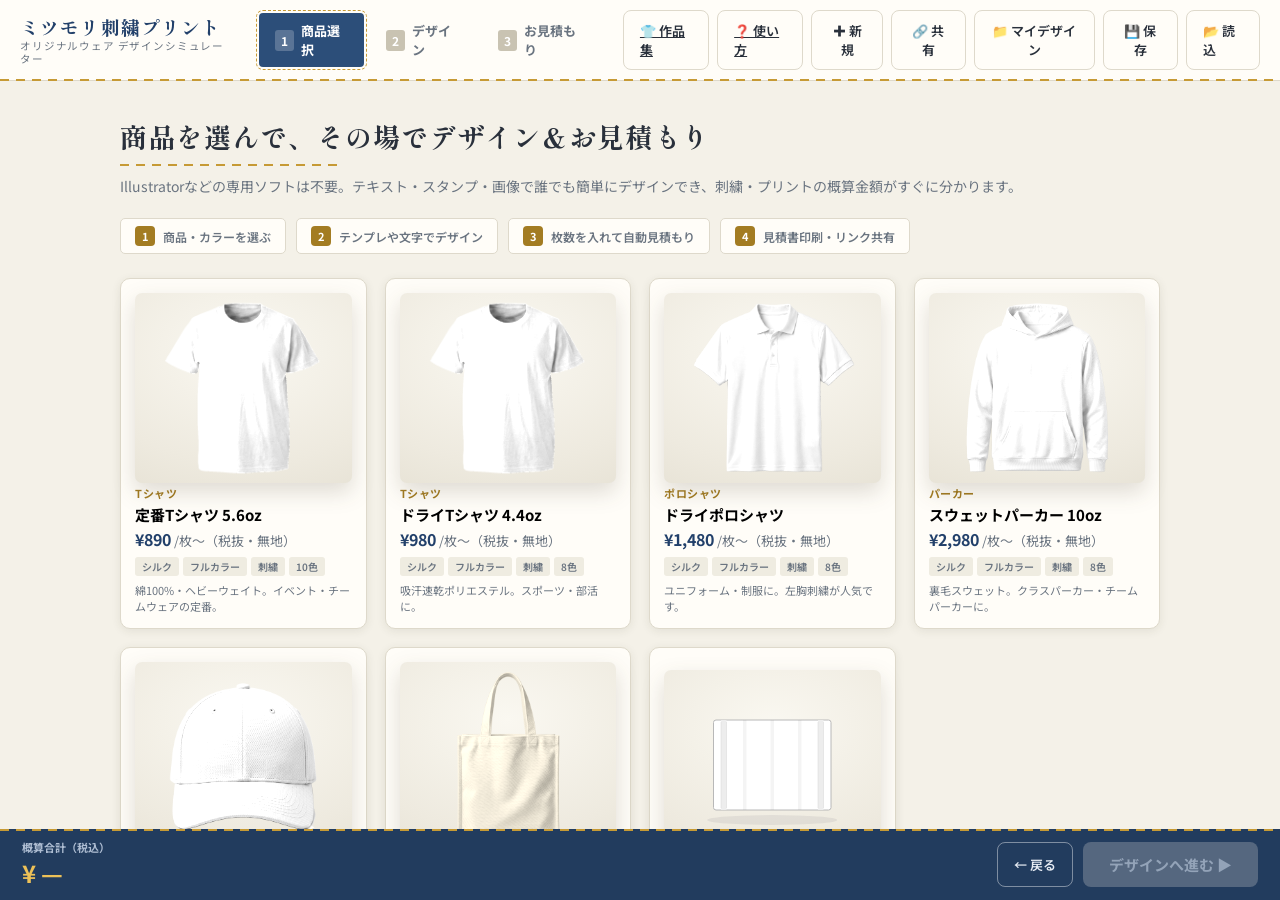
<file: index.html>
<!DOCTYPE html>
<html lang="ja">
<head>
<meta charset="UTF-8">
<meta name="viewport" content="width=device-width, initial-scale=1.0">
<title>デザインシミュレーター｜オリジナルウェア自動見積もり</title>
<meta name="description" content="Tシャツ・ポロシャツ・キャップなどにWEB上でデザインして、その場で自動見積もり。刺繍・シルクスクリーン・フルカラープリント対応。">
<link rel="preconnect" href="https://fonts.googleapis.com">
<link rel="preconnect" href="https://fonts.gstatic.com" crossorigin>
<link href="https://fonts.googleapis.com/css2?family=Noto+Sans+JP:wght@400;500;700;900&family=Shippori+Mincho+B1:wght@600&family=Zen+Maru+Gothic:wght@700&family=Mochiy+Pop+One&family=Yuji+Syuku&family=Yomogi&family=Dela+Gothic+One&family=Anton&family=Playfair+Display:wght@600&family=Pacifico&family=Zen+Kaku+Gothic+New:wght@700&family=Zen+Old+Mincho:wght@700&family=Kaisei+Tokumin:wght@700&family=M+PLUS+Rounded+1c:wght@800&family=Kiwi+Maru:wght@500&family=Potta+One&family=Hachi+Maru+Pop&family=Cherry+Bomb+One&family=RocknRoll+One&family=Reggae+One&family=Rampart+One&family=Train+One&family=Monomaniac+One&family=DotGothic16&family=Stick&family=Yuji+Mai&family=Yusei+Magic&family=Klee+One:wght@600&family=New+Tegomin&family=Kaisei+Decol:wght@700&family=Shippori+Antique+B1&family=Bebas+Neue&family=Oswald:wght@600&family=Montserrat:wght@800&family=Archivo+Black&family=Alfa+Slab+One&family=Russo+One&family=Black+Ops+One&family=Righteous&family=Bangers&family=Luckiest+Guy&family=Dancing+Script:wght@700&family=Caveat:wght@700&family=Permanent+Marker&family=Press+Start+2P&display=swap" rel="stylesheet">
<link rel="icon" href="data:image/svg+xml,<svg xmlns='http://www.w3.org/2000/svg' viewBox='0 0 100 100'><text y='.9em' font-size='90'>🧵</text></svg>">
<link rel="stylesheet" href="css/style.css">
</head>
<body>

<header class="topbar" id="topbar">
  <div class="brand">
    <span class="brand-name" id="brandName">SHOP NAME</span>
    <span class="brand-sub" id="brandSub">デザインシミュレーター</span>
  </div>
  <ol class="steps" id="stepNav">
    <li data-step="1" class="active"><span class="num">1</span>商品選択</li>
    <li data-step="2"><span class="num">2</span>デザイン</li>
    <li data-step="3"><span class="num">3</span>お見積もり</li>
  </ol>
  <div class="top-actions">
    <a class="ghost-btn" href="works.html" title="制作事例・作品集を見る">👕 作品集</a>
    <a class="ghost-btn" href="docs/manual.html" target="_blank" rel="noopener" title="使い方マニュアルを開く">❓ 使い方</a>
    <button class="ghost-btn" id="btnNew" title="最初からやり直す">✚ 新規</button>
    <button class="ghost-btn" id="btnShare" title="デザインをURLで共有">🔗 共有</button>
    <button class="ghost-btn" id="btnMyDesigns" title="このブラウザに保存したデザイン一覧（リピート注文に）">📁 マイデザイン</button>
    <button class="ghost-btn" id="btnSave" title="デザインをファイルに保存">💾 保存</button>
    <label class="ghost-btn" title="保存したデザインを読み込み">📂 読込<input type="file" id="fileLoad" accept=".json" hidden></label>
  </div>
</header>

<main id="main">

  <!-- ============ STEP 1: 商品選択 ============ -->
  <section id="step1" class="step active">
    <div class="step1-inner">
      <h1>商品を選んで、その場でデザイン＆お見積もり</h1>
      <p class="lead">Illustratorなどの専用ソフトは不要。テキスト・スタンプ・画像で誰でも簡単にデザインでき、刺繍・プリントの概算金額がすぐに分かります。</p>
      <div class="flow-strip">
        <span><b>1</b> 商品・カラーを選ぶ</span>
        <span><b>2</b> テンプレや文字でデザイン</span>
        <span><b>3</b> 枚数を入れて自動見積もり</span>
        <span><b>4</b> 見積書印刷・リンク共有</span>
      </div>
      <div id="restoreBanner" class="restore-banner" hidden>
        <span>前回作成中のデザインがあります。</span>
        <button class="primary-btn small" id="btnRestore">続きから再開する</button>
        <button class="ghost-btn small" id="btnDiscard">破棄する</button>
      </div>
      <div class="product-grid" id="productGrid"></div>
    </div>
  </section>

  <!-- ============ STEP 2: デザイン編集 ============ -->
  <section id="step2" class="step">
    <div class="editor-layout">

      <nav class="toolrail" id="toolrail">
        <button data-tab="color" class="active"><span class="tr-icon">👕</span>カラー</button>
        <button data-tab="template"><span class="tr-icon">📐</span>テンプレ</button>
        <button data-tab="text"><span class="tr-icon">Ｔ</span>テキスト</button>
        <button data-tab="stamp"><span class="tr-icon">★</span>スタンプ</button>
        <button data-tab="image"><span class="tr-icon">⬆</span>画像</button>
        <button data-tab="method"><span class="tr-icon">🧵</span>加工方法</button>
      </nav>

      <div class="toolpanel" id="toolPanel"></div>

      <div class="canvas-col">
        <div class="position-bar">
          <span class="pb-label">📍 プリント位置<small>（まずどこに入れるかを選択）</small></span>
          <div class="pb-thumbs" id="positionBar"></div>
        </div>
        <div class="canvas-toolbar">
          <div class="ct-group">
            <button id="btnUndo" title="もどる (元に戻す)">↩ もどる</button>
            <button id="btnRedo" title="やり直す">↪ やり直す</button>
          </div>
          <div class="ct-group">
            <button id="btnZoomOut" title="縮小">−</button>
            <button id="btnZoomFit" title="全体表示">全体</button>
            <button id="btnZoomIn" title="拡大">＋</button>
          </div>
          <div class="ct-group">
            <button id="btnGrid" title="グリッド表示">⊞ グリッド</button>
            <button id="btnPreview" title="仕上がりプレビュー（枠を消す）">👁 仕上がり</button>
            <button id="btnWorn" title="着用イメージで見る">🧍 着用</button>
            <button id="btnFullPreview" title="前面・背面をまとめて確認">🔍 全面</button>
          </div>
          <div class="ct-group sel-actions" id="selActions" hidden>
            <button id="saDup" title="複製（Ctrl+D）">⧉ 複製</button>
            <button id="saCenter" title="プリント範囲の中央に配置">◎ 中央</button>
            <button id="saFlip" title="左右反転（スタンプ・画像）">⇋ 反転</button>
          </div>
          <span class="drag-hint">🖱 デザインの移動は<b>右ボタンでドラッグ</b>（左クリック＝選択）</span>
        </div>
        <div class="canvas-wrap" id="canvasWrap">
          <svg id="stage" xmlns="http://www.w3.org/2000/svg" viewBox="0 0 700 760"></svg>
        </div>
      </div>

      <aside class="side-panel">
        <div class="side-box">
          <h3>重ね順（レイヤー）</h3>
          <div id="layerList" class="layer-list"></div>
        </div>
        <div class="side-box" id="areaInfoBox"></div>
      </aside>

    </div>
  </section>

  <!-- ============ STEP 3: 見積もり ============ -->
  <section id="step3" class="step">
    <div class="quote-layout">
      <div class="quote-form">
        <h2>数量を入力してください</h2>
        <p class="hint">数量が多いほど1枚あたりの単価が下がります（数量スライド）。</p>
        <div id="sizeInputs" class="size-inputs"></div>

        <details class="roster-box" id="rosterBox">
          <summary>👕 チームユニフォーム（背番号・名前の一括入力）</summary>
          <div class="roster-inner">
            <p class="hint">
              デザインの文字に <code>{名前}</code> <code>{番号}</code>（または <code>{NAME}</code> <code>{NUMBER}</code>）を入れておくと、
              下の名簿の人数分、名前・番号を差し替えて一括生成します。数量は名簿から自動集計されます。
            </p>
            <label class="roster-toggle"><input type="checkbox" id="rosterActive"> 名簿を使う（数量を名簿から自動集計）</label>
            <label class="tp-label" style="margin-top:10px">名簿（1行に「名前, 番号, サイズ」）</label>
            <textarea id="rosterText" rows="5" placeholder="山田太郎, 10, L&#10;佐藤花子, 7, M&#10;鈴木一郎, 23, XL"></textarea>
            <div class="roster-actions">
              <button class="ghost-btn small" id="btnRosterPreview">🔍 名簿プレビュー</button>
              <span class="roster-count" id="rosterCount"></span>
            </div>
            <div id="rosterTable" class="roster-table"></div>
          </div>
        </details>

        <div id="quoteAlerts"></div>
        <div class="design-summary" id="designSummary"></div>

        <h2 class="form-head">ご注文者情報</h2>
        <p class="hint">ご注文の場合は必須です（お見積もりのみの場合は不要）。</p>
        <div class="contact-grid">
          <label class="full">お名前・会社名 <span class="req">必須</span>
            <input type="text" id="customerName" autocomplete="name" placeholder="例）山田 太郎">
          </label>
          <label>会社・団体名（任意）
            <input type="text" id="ordCompany" autocomplete="organization" placeholder="例）株式会社サンプル">
          </label>
          <label>メール <span class="req">必須</span>
            <input type="email" id="ordEmail" autocomplete="email" placeholder="例）you@example.com">
          </label>
          <label>電話番号 <span class="req">必須</span>
            <input type="tel" id="ordTel" autocomplete="tel" placeholder="例）090-0000-0000">
          </label>
          <label>希望納期（任意）
            <input type="text" id="ordDue" placeholder="例）○月○日まで">
          </label>
          <label>郵便番号（任意）
            <input type="text" id="ordZip" autocomplete="postal-code" placeholder="000-0000">
          </label>
          <label class="full">納品先住所（任意）
            <input type="text" id="ordAddr" autocomplete="street-address" placeholder="例）○○県○○市○○町 0-0-0">
          </label>
          <label class="full">ご要望・備考（任意）
            <textarea id="ordNote" rows="2" placeholder="配置の希望、色味のご要望など"></textarea>
          </label>
        </div>
      </div>

      <div class="quote-result">
        <h2>お見積もり</h2>
        <div id="quoteBody"><p class="quote-empty">数量を入力すると自動で計算されます。</p></div>

        <div class="quote-actions">
          <button class="ghost-btn" id="btnPrint">🖨 見積書を印刷（PDF保存）</button>
        </div>

        <div class="prod-box">
          <h3>入稿・製造用データ</h3>
          <p class="hint">Illustratorでそのまま使える原寸ベクター等を書き出します。</p>
          <div class="dl-row">
            <button class="ghost-btn small" id="btnProductionSet">📦 入稿データ一式</button>
            <button class="ghost-btn small" id="btnSpec">📋 入稿指示書を印刷</button>
          </div>
          <div class="dl-row">
            <button class="ghost-btn small" id="btnDlSvg">SVG（面別）</button>
            <button class="ghost-btn small" id="btnDlPng">PNG画像</button>
            <button class="ghost-btn small" id="btnDlJson">デザインデータ</button>
          </div>
        </div>

        <div class="order-box">
          <h3>ご注文</h3>
          <div id="orderErrors"></div>
          <label class="agree-row">
            <input type="checkbox" id="ordAgree">
            <span><a href="docs/terms.html" target="_blank" rel="noopener">利用規約・特定商取引法の表記</a>に同意し、デザインの使用権限があることを確認しました。</span>
          </label>
          <button class="primary-btn full" id="btnOrder">この内容で注文する ▶</button>
          <p class="order-note">※ ボタンを押すと、入稿データを添えて当社にご注文内容が送信されます（またはメールが開きます）。この時点では料金は発生しません。デザイン確認後に正式なお見積もり・納期をご案内します。</p>
        </div>
      </div>
    </div>
  </section>

</main>

<footer class="estimate-bar" id="estimateBar">
  <div class="eb-total">
    <span class="eb-label">概算合計（税込）</span>
    <b id="barTotal">¥ —</b>
    <span class="eb-per" id="barPer"></span>
  </div>
  <div class="eb-nav">
    <button class="ghost-btn" id="btnPrev" disabled>← 戻る</button>
    <button class="primary-btn" id="btnNext" disabled>次へ進む ▶</button>
  </div>
</footer>

<!-- ============ 見積書（印刷用） ============ -->
<div id="quoteSheet" class="quote-sheet" aria-hidden="true"></div>

<!-- ============ 注文完了オーバーレイ ============ -->
<div id="orderComplete" class="order-complete" hidden>
  <div class="oc-card"><div class="oc-inner"></div></div>
</div>

<!-- ============ 全面プレビュー ============ -->
<div id="fullPreview" class="order-complete" hidden>
  <div class="oc-card fp-card"><div class="fp-inner"></div></div>
</div>

<!-- ============ 名簿プレビュー ============ -->
<div id="rosterPreview" class="order-complete" hidden>
  <div class="oc-card fp-card"><div class="rp-inner"></div></div>
</div>

<!-- ============ マイデザイン ============ -->
<div id="myDesigns" class="order-complete" hidden>
  <div class="oc-card fp-card"><div class="md-inner"></div></div>
</div>

<div id="toastBox" class="toast-box" aria-live="polite"></div>

<script src="js/config.js"></script>
<script src="js/quote.js"></script>
<script src="js/mockups.js"></script>
<script src="js/stamps.js"></script>
<script src="js/templates.js"></script>
<script src="js/editor.js"></script>
<script src="js/app.js"></script>
</body>
</html>
</file>
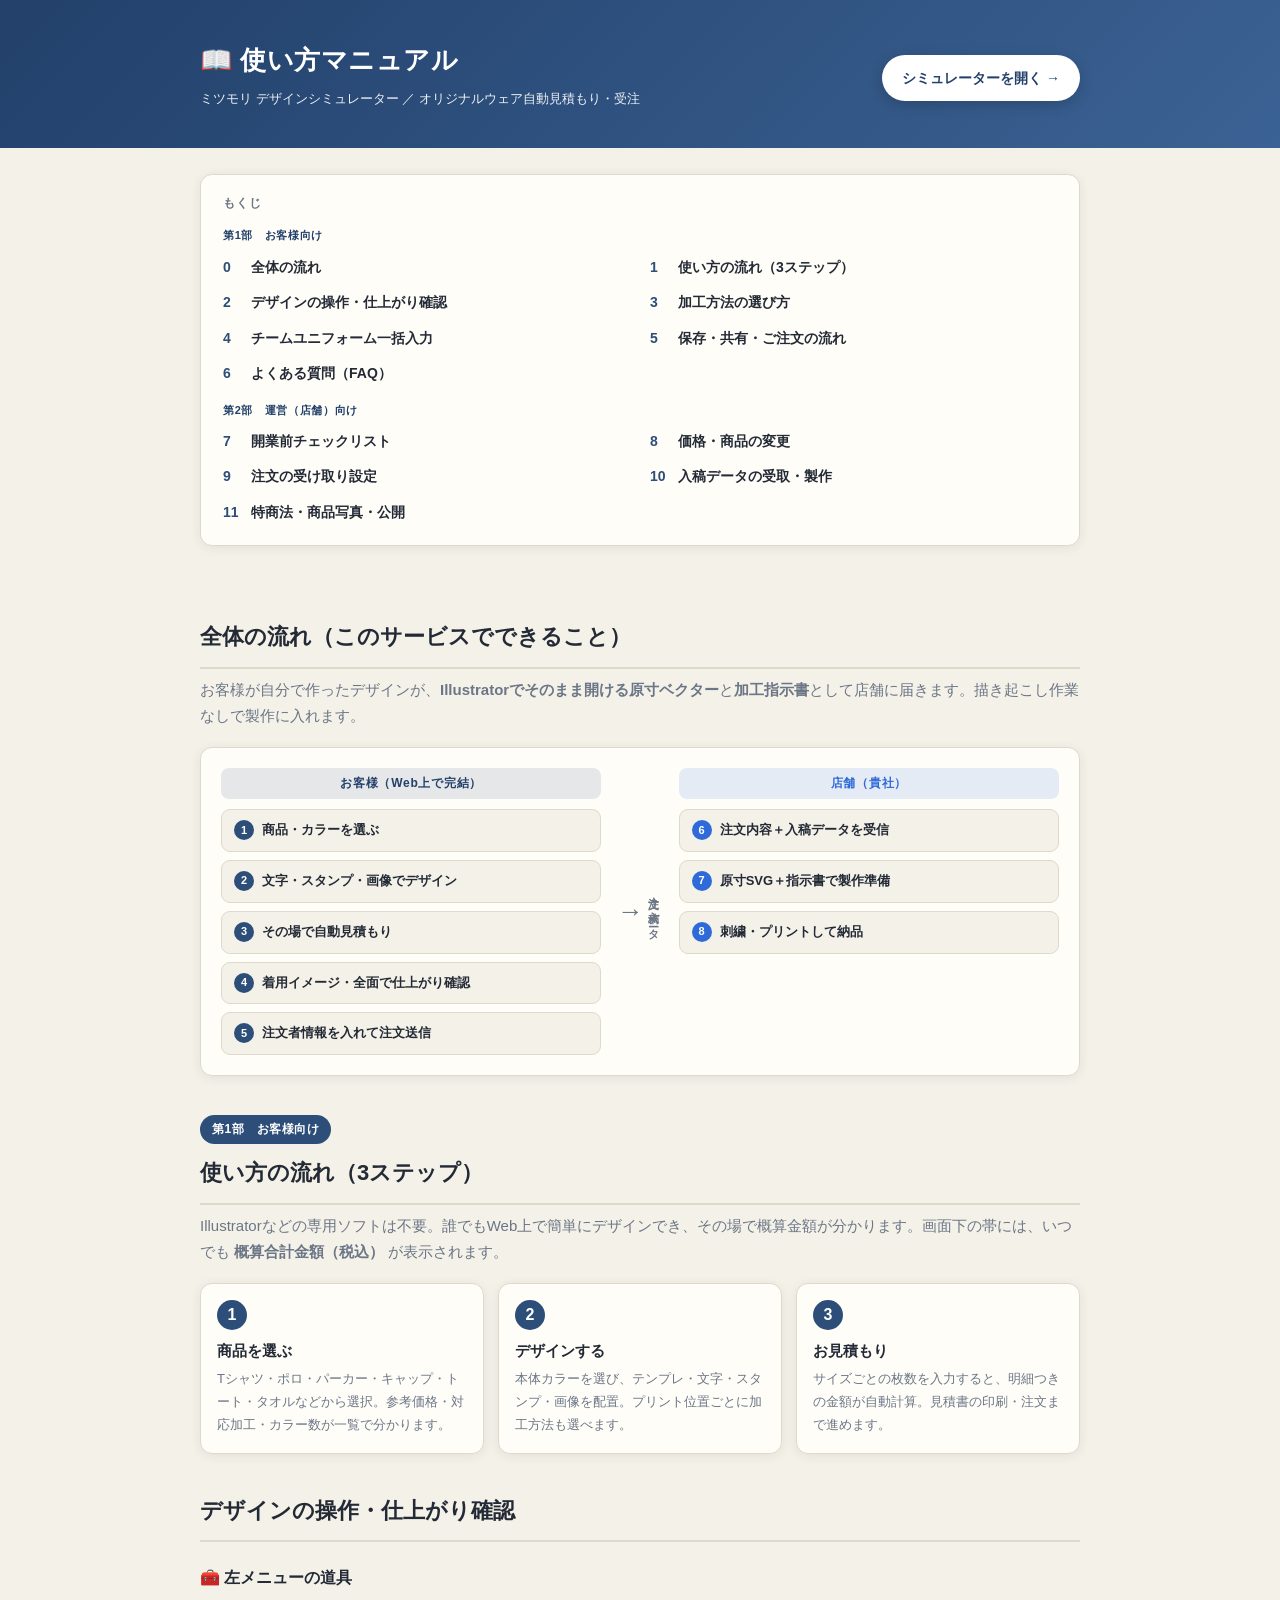
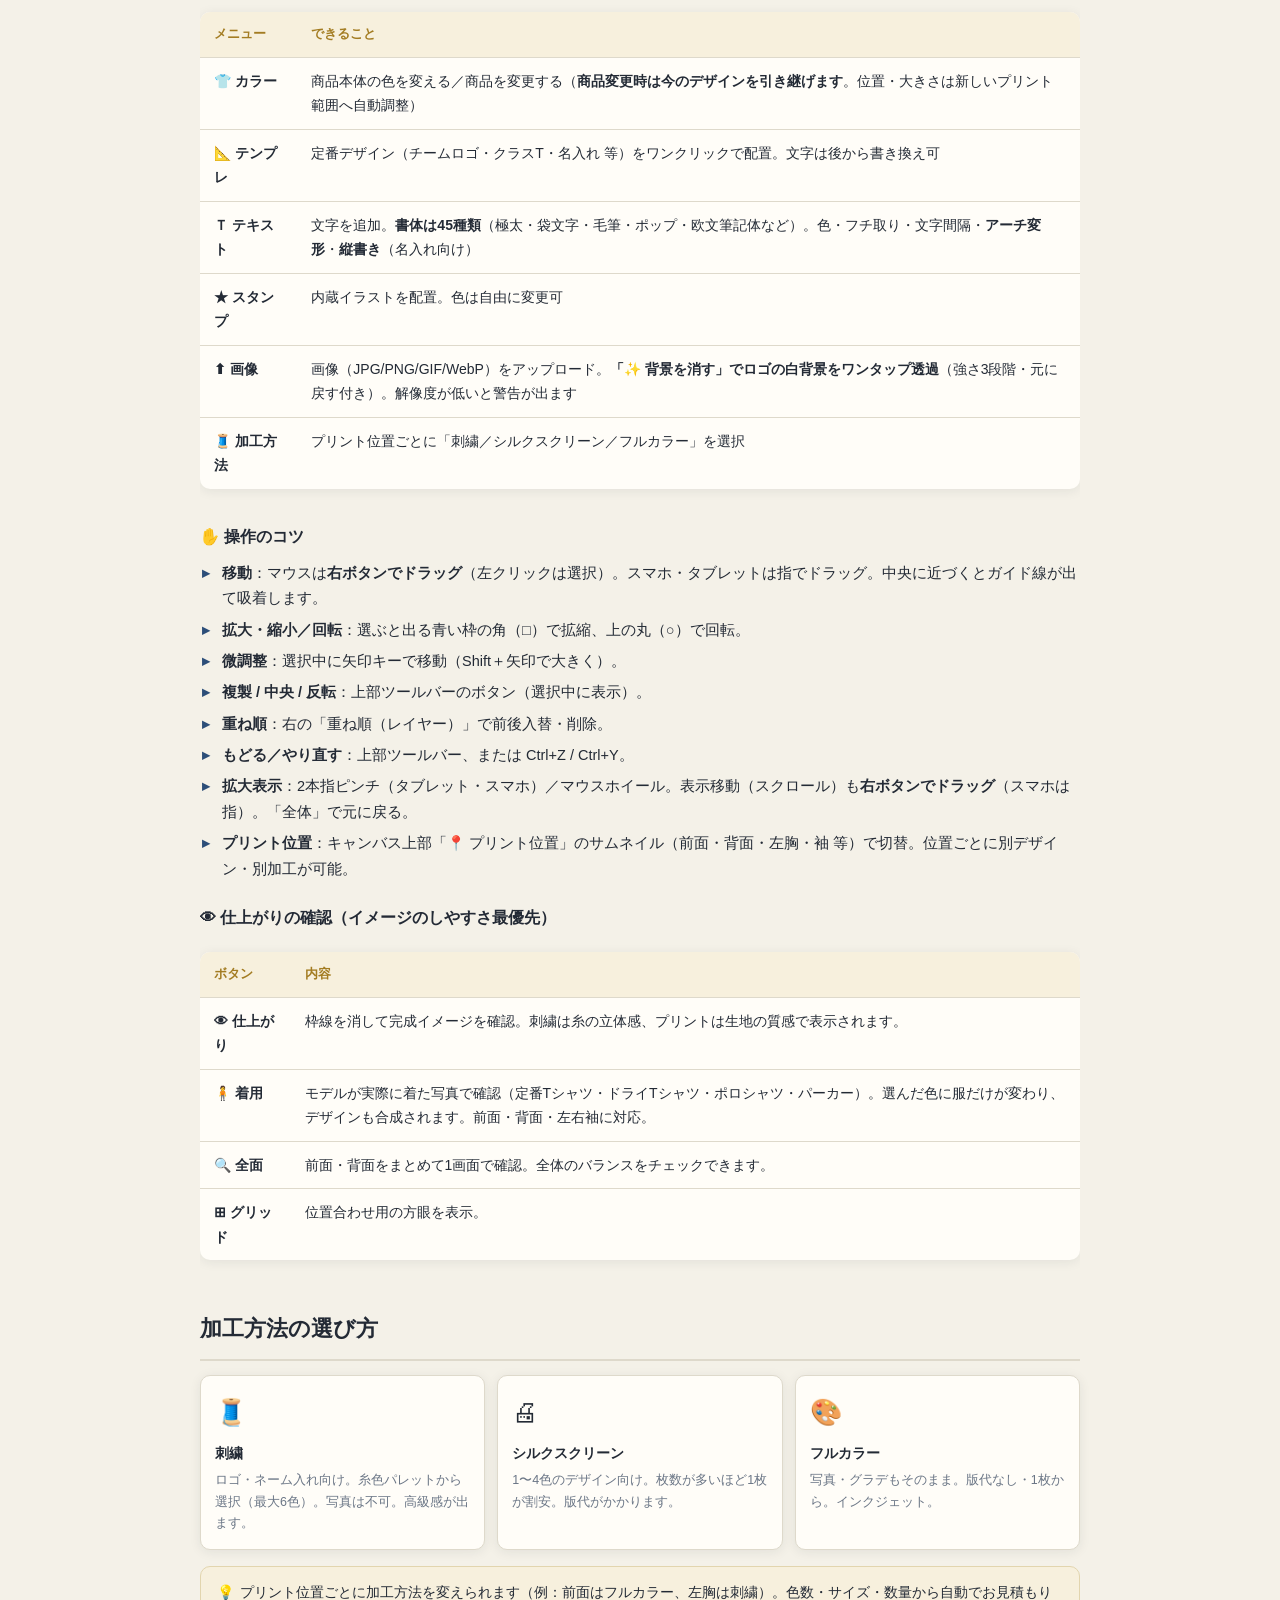
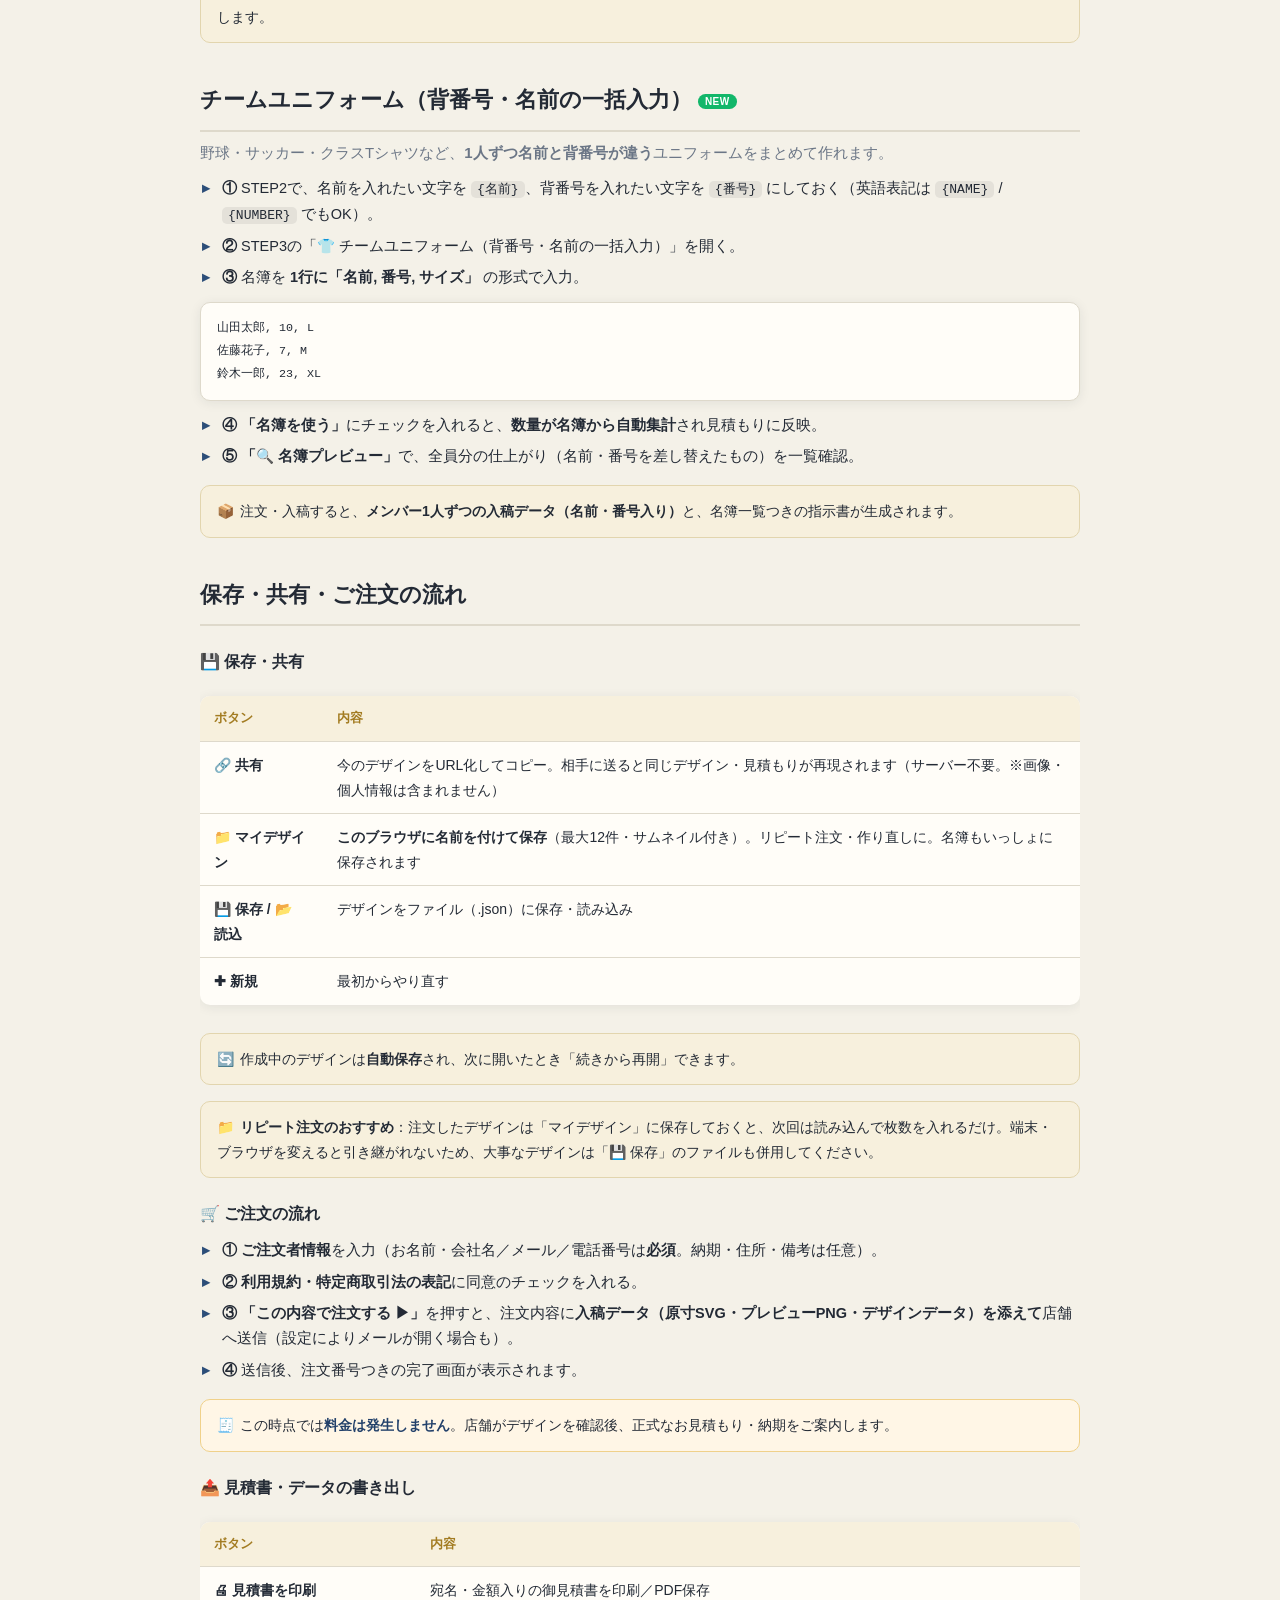
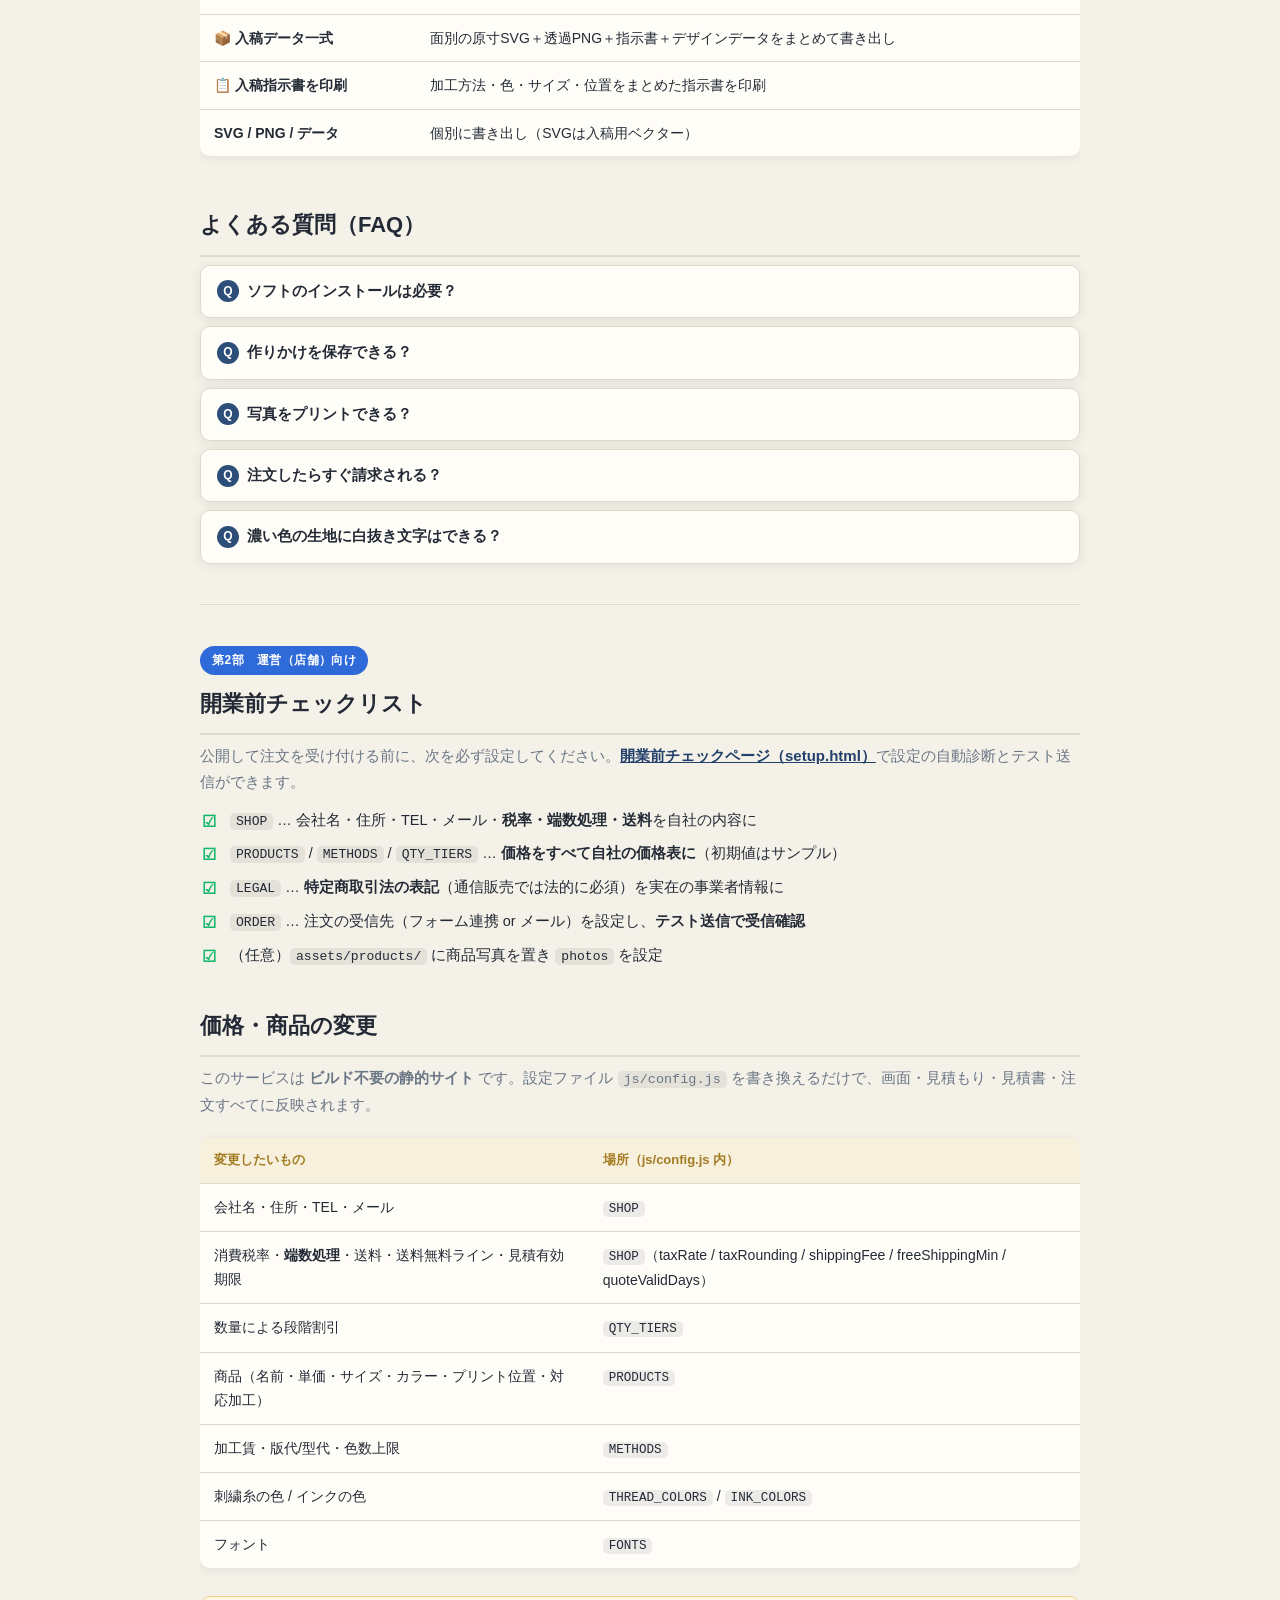
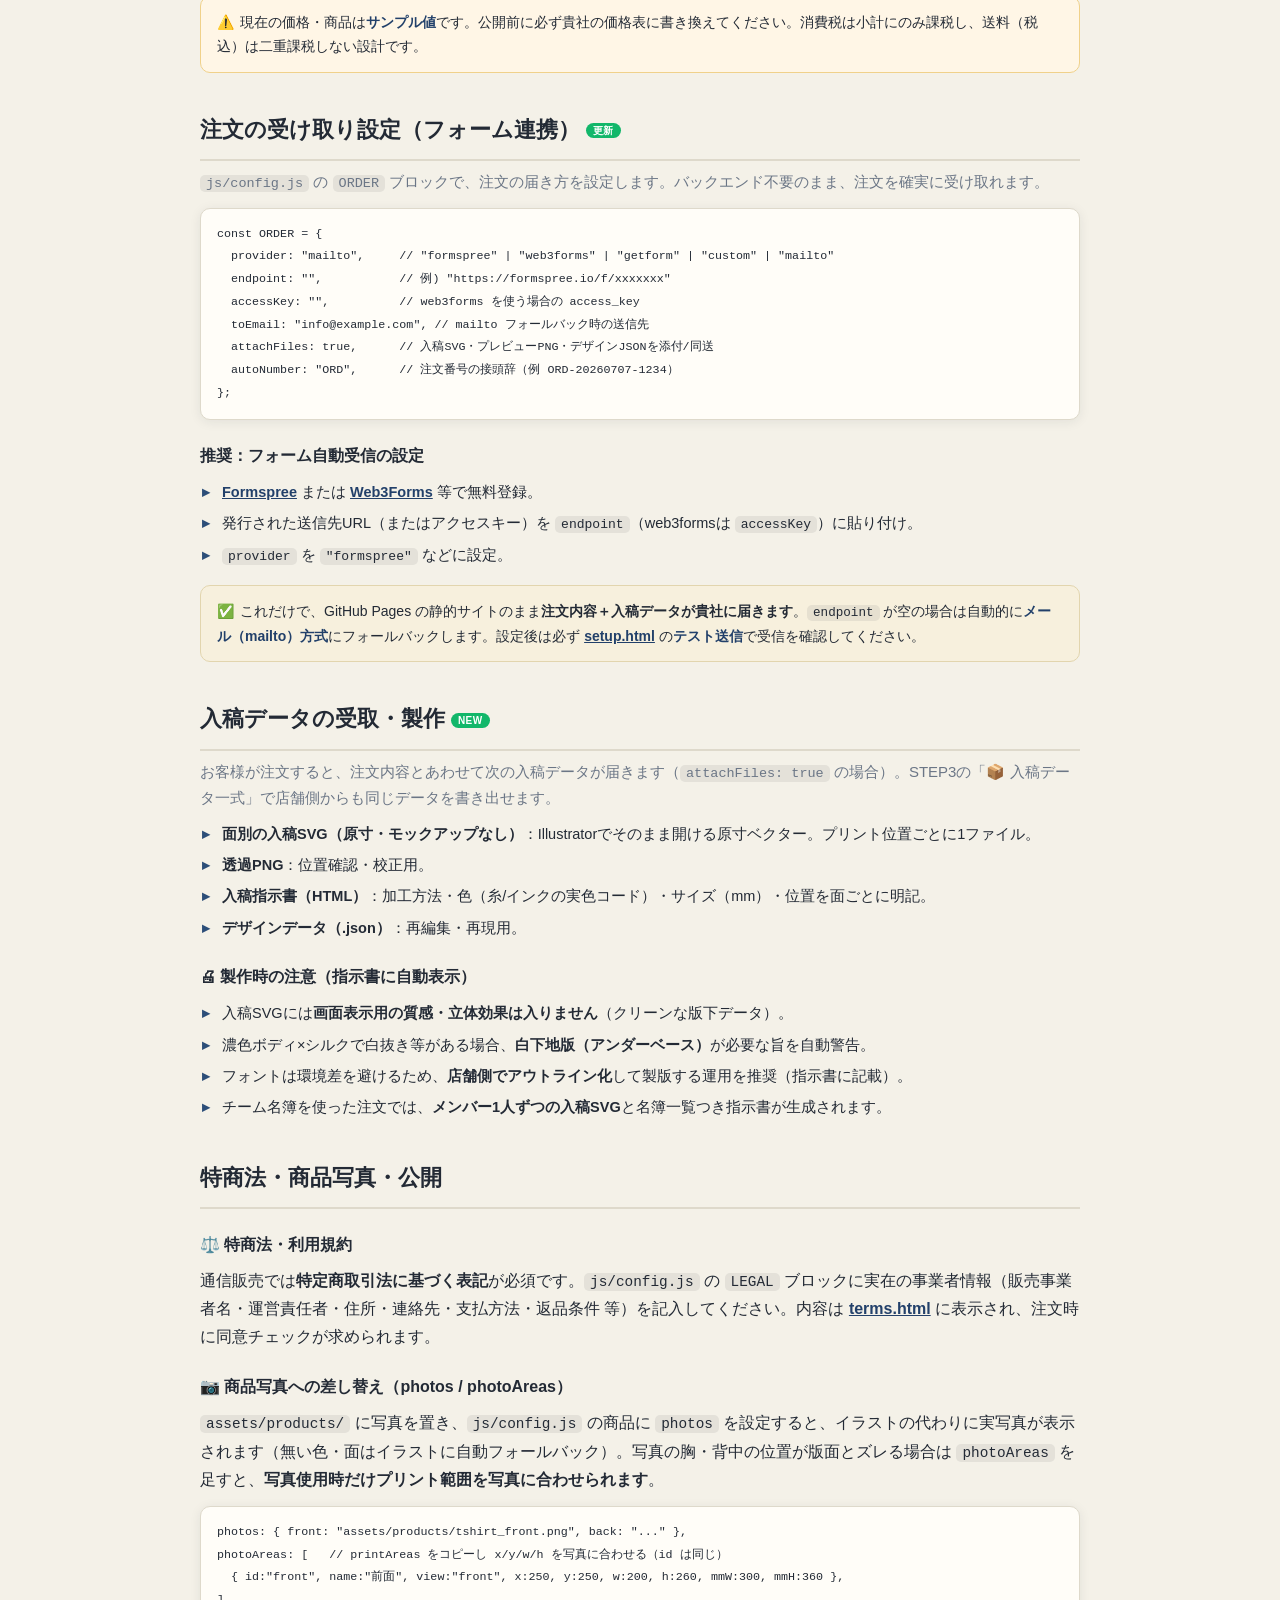
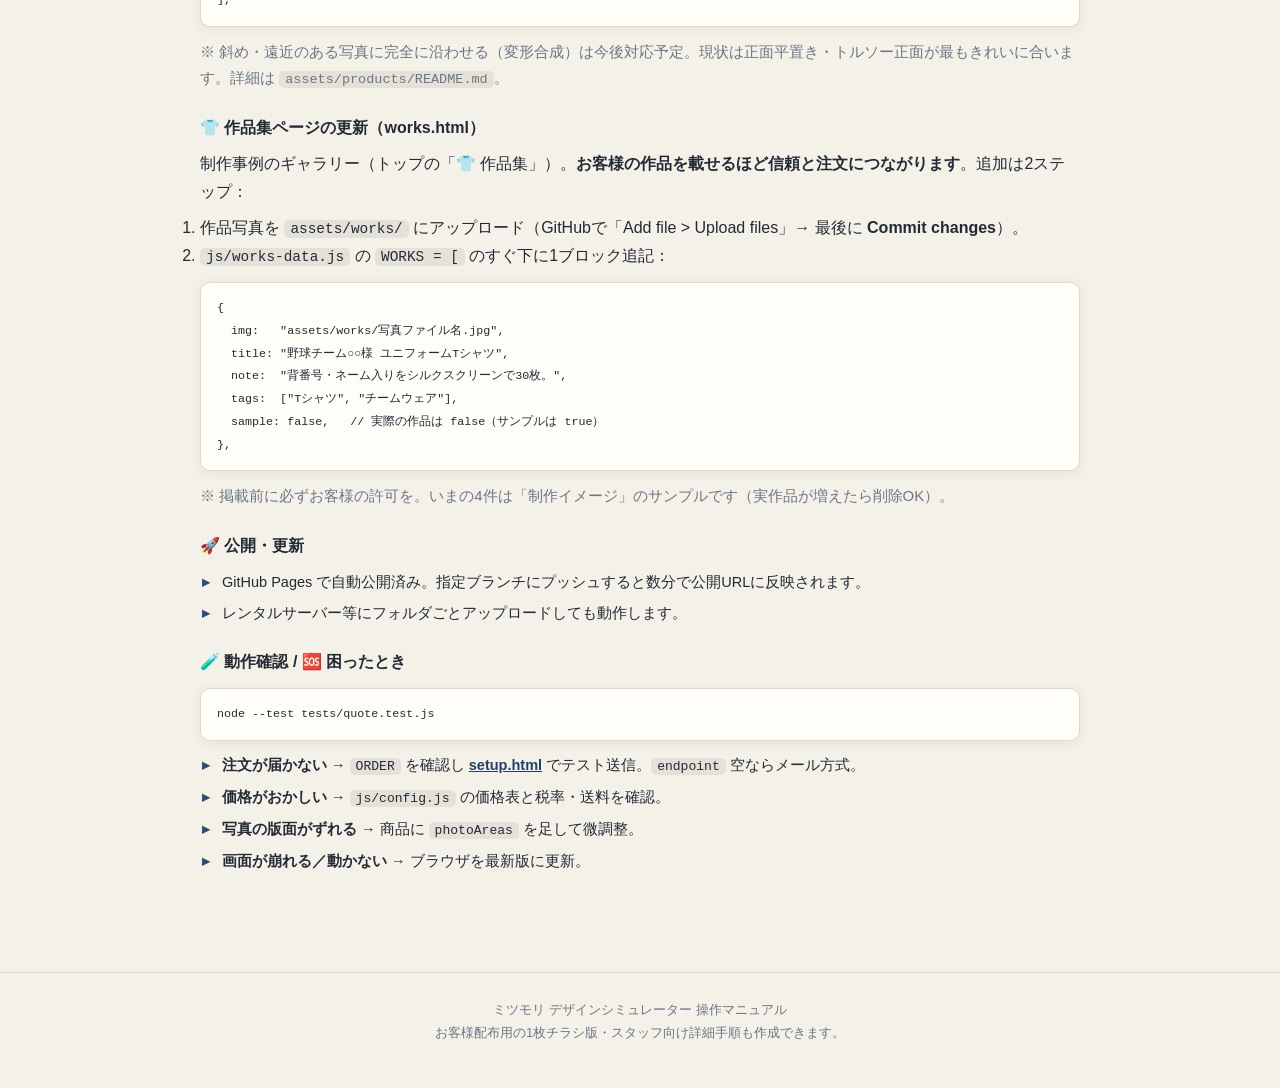
<file: docs/manual.html>
<!DOCTYPE html>
<html lang="ja">
<head>
<meta charset="UTF-8">
<meta name="viewport" content="width=device-width, initial-scale=1.0">
<title>使い方マニュアル｜ミツモリ デザインシミュレーター</title>
<meta name="description" content="オリジナルウェア デザインシミュレーターの使い方（お客様向け）と設定・運用（店舗向け）のマニュアル。デザイン→自動見積もり→注文→入稿データ受取までを解説。">
<link rel="icon" href="data:image/svg+xml,<svg xmlns='http://www.w3.org/2000/svg' viewBox='0 0 100 100'><text y='.9em' font-size='90'>📖</text></svg>">
<style>
  :root{
    --accent:#2c4e79; --accent-dark:#22406a; --gold:#c69a35; --gold-dark:#a37c22;
    --ink:#232a35; --sub:#6b7686; --line:#ded9cb; --bg:#f4f1e8; --panel:#fffdf8;
    --box:#f7f0dd; --box-line:#e2d5ae; --shadow:0 2px 12px rgba(25,35,55,.08);
    --radius:12px;
  }
  @media (prefers-color-scheme:dark){
    :root{ --ink:#e9edf3; --sub:#9aa4b2; --line:#2c3440; --bg:#161a21; --panel:#1e232c;
           --box:#2a2016; --box-line:#5a3d1f; --shadow:0 2px 12px rgba(0,0,0,.3); }
  }
  *{margin:0;padding:0;box-sizing:border-box}
  html{scroll-behavior:smooth}
  body{
    font-family:"Noto Sans JP","Hiragino Kaku Gothic ProN","Yu Gothic",sans-serif;
    color:var(--ink); background:var(--bg); line-height:1.75;
    -webkit-font-smoothing:antialiased;
  }
  .wrap{max-width:920px;margin:0 auto;padding:0 20px}

  /* ヘッダー */
  header.top{
    background:linear-gradient(135deg,#22406a,#3b6294);
    color:#fff;padding:38px 0 30px;
  }
  header.top .wrap{display:flex;flex-wrap:wrap;align-items:center;gap:14px;justify-content:space-between}
  header.top h1{font-size:26px;font-weight:900;letter-spacing:.02em}
  header.top p{font-size:13px;opacity:.92;margin-top:4px}
  .app-link{
    background:#fff;color:var(--accent-dark);text-decoration:none;font-weight:700;font-size:14px;
    padding:11px 20px;border-radius:999px;white-space:nowrap;box-shadow:0 4px 14px rgba(0,0,0,.18);
    transition:transform .12s;
  }
  .app-link:hover{transform:translateY(-2px)}

  /* 目次 */
  nav.toc{
    background:var(--panel);border:1px solid var(--line);border-radius:var(--radius);
    box-shadow:var(--shadow);padding:18px 22px;margin:26px 0;
  }
  nav.toc h2{font-size:12px;color:var(--sub);letter-spacing:.08em;margin:0 0 4px}
  nav.toc .toc-grp{font-size:11px;font-weight:800;color:var(--accent-dark);letter-spacing:.06em;
    margin:12px 0 6px;text-transform:uppercase}
  nav.toc ol{list-style:none;display:grid;grid-template-columns:1fr 1fr;gap:5px 20px}
  nav.toc a{color:var(--ink);text-decoration:none;font-size:14px;font-weight:600;
    display:flex;gap:8px;align-items:baseline;padding:3px 0}
  nav.toc a:hover{color:var(--accent-dark)}
  nav.toc a .n{color:var(--accent);font-weight:800;min-width:20px}

  main{padding:8px 0 60px}
  section{margin:38px 0;scroll-margin-top:20px}
  .part-label{
    display:inline-block;background:var(--accent);color:#fff;font-size:12px;font-weight:800;
    padding:4px 12px;border-radius:999px;letter-spacing:.04em;margin-bottom:10px;
  }
  .part-label.ops{background:#2f6bd8}
  h2.sec{font-size:22px;font-weight:800;border-bottom:2px solid var(--line);padding-bottom:10px;margin-bottom:8px}
  h3{font-size:16px;font-weight:800;margin:22px 0 8px;display:flex;align-items:center;gap:8px}
  p{margin:8px 0}
  .lead{color:var(--sub);font-size:15px}
  .new-tag{background:#12b76a;color:#fff;font-size:10px;font-weight:800;padding:2px 7px;
    border-radius:999px;letter-spacing:.04em;vertical-align:middle;margin-left:6px}

  /* ステップカード */
  .steps{display:grid;grid-template-columns:repeat(3,1fr);gap:14px;margin:18px 0}
  .step{background:var(--panel);border:1px solid var(--line);border-radius:var(--radius);
    box-shadow:var(--shadow);padding:16px}
  .step .num{width:30px;height:30px;border-radius:50%;background:var(--accent);color:#fff;
    font-weight:800;display:flex;align-items:center;justify-content:center;margin-bottom:8px}
  .step h4{font-size:15px;font-weight:800;margin-bottom:4px}
  .step p{font-size:13px;color:var(--sub);margin:0}

  /* 全体フロー図 */
  .flow{background:var(--panel);border:1px solid var(--line);border-radius:var(--radius);
    box-shadow:var(--shadow);padding:20px;margin:18px 0}
  .flow-cols{display:grid;grid-template-columns:1fr auto 1fr;gap:16px;align-items:stretch}
  .flow-side h4{font-size:12px;letter-spacing:.06em;margin-bottom:10px;text-align:center;
    padding:5px;border-radius:8px;font-weight:800}
  .flow-side.cust h4{background:rgba(44,78,121,.12);color:var(--accent-dark)}
  .flow-side.shop h4{background:rgba(47,107,216,.12);color:#2f6bd8}
  .flow-side ol{list-style:none;display:flex;flex-direction:column;gap:8px}
  .flow-side li{background:var(--bg);border:1px solid var(--line);border-radius:9px;
    padding:9px 12px;font-size:13px;font-weight:600;display:flex;gap:8px;align-items:flex-start}
  .flow-side li .b{width:20px;height:20px;flex:0 0 20px;border-radius:50%;color:#fff;
    font-size:11px;font-weight:800;display:flex;align-items:center;justify-content:center;margin-top:1px}
  .flow-side.cust li .b{background:var(--accent)}
  .flow-side.shop li .b{background:#2f6bd8}
  .flow-arrow{display:flex;align-items:center;justify-content:center;color:var(--sub);
    font-size:26px;font-weight:800}
  .flow-arrow span{writing-mode:vertical-rl;letter-spacing:.1em;font-size:11px;font-weight:700}

  table{width:100%;border-collapse:collapse;margin:12px 0;font-size:14px;
    background:var(--panel);border-radius:10px;overflow:hidden;box-shadow:var(--shadow)}
  th,td{text-align:left;padding:11px 14px;border-bottom:1px solid var(--line);vertical-align:top}
  th{background:#f7f0dd;font-weight:700;font-size:13px;color:var(--gold-dark);white-space:nowrap}
  tr:last-child td{border-bottom:none}
  td strong{color:var(--ink)}
  .tbl-scroll{overflow-x:auto}

  ul.clean{list-style:none;margin:10px 0}
  ul.clean li{position:relative;padding-left:22px;margin:6px 0;font-size:14.5px}
  ul.clean li::before{content:"▸";position:absolute;left:2px;color:var(--accent);font-weight:800}

  /* チェックリスト */
  ul.check{list-style:none;margin:12px 0}
  ul.check li{position:relative;padding-left:30px;margin:8px 0;font-size:14.5px}
  ul.check li::before{content:"☑";position:absolute;left:2px;color:#12b76a;font-weight:800;font-size:16px}

  .callout{background:var(--box);border:1px solid var(--box-line);border-radius:10px;
    padding:13px 16px;margin:16px 0;font-size:14px}
  .callout.warn{--box:#fff6e6;--box-line:#f0d18a}
  @media (prefers-color-scheme:dark){.callout.warn{--box:#33280f;--box-line:#6b5220}}
  .callout b{color:var(--accent-dark)}
  .callout .ico{font-weight:800;margin-right:6px}

  .method-cards{display:grid;grid-template-columns:repeat(3,1fr);gap:12px;margin:14px 0}
  .mc{background:var(--panel);border:1px solid var(--line);border-radius:10px;padding:14px;box-shadow:var(--shadow)}
  .mc .mc-ico{font-size:26px}
  .mc h4{font-size:14px;font-weight:800;margin:6px 0 4px}
  .mc p{font-size:12.5px;color:var(--sub);margin:0}

  /* FAQ */
  .faq details{background:var(--panel);border:1px solid var(--line);border-radius:10px;
    margin:8px 0;box-shadow:var(--shadow);overflow:hidden}
  .faq summary{padding:13px 16px;font-weight:700;font-size:14.5px;cursor:pointer;list-style:none;
    display:flex;gap:8px;align-items:center}
  .faq summary::-webkit-details-marker{display:none}
  .faq summary::before{content:"Q";background:var(--accent);color:#fff;width:22px;height:22px;
    border-radius:50%;font-size:12px;font-weight:800;display:flex;align-items:center;justify-content:center;flex:0 0 22px}
  .faq details[open] summary{border-bottom:1px solid var(--line)}
  .faq .a{padding:12px 16px 14px 46px;font-size:14px;color:var(--sub)}

  code,.code{font-family:"SFMono-Regular",Consolas,"Courier New",monospace;
    background:rgba(127,127,127,.14);padding:1px 6px;border-radius:5px;font-size:.9em}
  pre{background:var(--panel);border:1px solid var(--line);border-radius:10px;padding:14px 16px;
    overflow-x:auto;font-size:13px;margin:12px 0;box-shadow:var(--shadow)}
  pre code{background:none;padding:0}

  .divider{height:1px;background:var(--line);margin:40px 0;border:none}
  a.inline{color:var(--accent-dark);font-weight:700}

  footer{color:var(--sub);font-size:13px;text-align:center;padding:26px 0 44px;border-top:1px solid var(--line)}

  @media (max-width:680px){
    .steps,.method-cards{grid-template-columns:1fr}
    nav.toc ol{grid-template-columns:1fr}
    header.top h1{font-size:22px}
    .flow-cols{grid-template-columns:1fr}
    .flow-arrow{transform:rotate(90deg);padding:6px 0}
    .flow-arrow span{writing-mode:horizontal-tb}
  }
  @media print{
    header.top{background:none;color:#000;border-bottom:2px solid #000}
    .app-link,nav.toc{display:none}
    body{background:#fff}
    .step,.mc,table,pre,.flow,.faq details{box-shadow:none}
    .faq details{border:1px solid #ccc}
    .faq details:not([open]) .a{display:block}
    section{page-break-inside:avoid}
  }
</style>
</head>
<body>

<header class="top">
  <div class="wrap">
    <div>
      <h1>📖 使い方マニュアル</h1>
      <p>ミツモリ デザインシミュレーター ／ オリジナルウェア自動見積もり・受注</p>
    </div>
    <a class="app-link" href="../index.html">シミュレーターを開く →</a>
  </div>
</header>

<div class="wrap">

  <nav class="toc">
    <h2>もくじ</h2>
    <div class="toc-grp">第1部　お客様向け</div>
    <ol>
      <li><a href="#s0"><span class="n">0</span>全体の流れ</a></li>
      <li><a href="#s1"><span class="n">1</span>使い方の流れ（3ステップ）</a></li>
      <li><a href="#s2"><span class="n">2</span>デザインの操作・仕上がり確認</a></li>
      <li><a href="#s3"><span class="n">3</span>加工方法の選び方</a></li>
      <li><a href="#s4"><span class="n">4</span>チームユニフォーム一括入力</a></li>
      <li><a href="#s5"><span class="n">5</span>保存・共有・ご注文の流れ</a></li>
      <li><a href="#s6"><span class="n">6</span>よくある質問（FAQ）</a></li>
    </ol>
    <div class="toc-grp">第2部　運営（店舗）向け</div>
    <ol>
      <li><a href="#s7"><span class="n">7</span>開業前チェックリスト</a></li>
      <li><a href="#s8"><span class="n">8</span>価格・商品の変更</a></li>
      <li><a href="#s9"><span class="n">9</span>注文の受け取り設定</a></li>
      <li><a href="#s10"><span class="n">10</span>入稿データの受取・製作</a></li>
      <li><a href="#s11"><span class="n">11</span>特商法・商品写真・公開</a></li>
    </ol>
  </nav>

  <main>

    <!-- ============ 全体の流れ ============ -->
    <section id="s0">
      <h2 class="sec">全体の流れ（このサービスでできること）</h2>
      <p class="lead">お客様が自分で作ったデザインが、<b>Illustratorでそのまま開ける原寸ベクター</b>と<b>加工指示書</b>として店舗に届きます。描き起こし作業なしで製作に入れます。</p>
      <div class="flow">
        <div class="flow-cols">
          <div class="flow-side cust">
            <h4>お客様（Web上で完結）</h4>
            <ol>
              <li><span class="b">1</span>商品・カラーを選ぶ</li>
              <li><span class="b">2</span>文字・スタンプ・画像でデザイン</li>
              <li><span class="b">3</span>その場で自動見積もり</li>
              <li><span class="b">4</span>着用イメージ・全面で仕上がり確認</li>
              <li><span class="b">5</span>注文者情報を入れて注文送信</li>
            </ol>
          </div>
          <div class="flow-arrow">→<span>注文＋入稿データ</span></div>
          <div class="flow-side shop">
            <h4>店舗（貴社）</h4>
            <ol>
              <li><span class="b">6</span>注文内容＋入稿データを受信</li>
              <li><span class="b">7</span>原寸SVG＋指示書で製作準備</li>
              <li><span class="b">8</span>刺繍・プリントして納品</li>
            </ol>
          </div>
        </div>
      </div>
    </section>

    <!-- ============ 第1部 ============ -->
    <section id="s1">
      <span class="part-label">第1部　お客様向け</span>
      <h2 class="sec">使い方の流れ（3ステップ）</h2>
      <p class="lead">Illustratorなどの専用ソフトは不要。誰でもWeb上で簡単にデザインでき、その場で概算金額が分かります。画面下の帯には、いつでも <b>概算合計金額（税込）</b> が表示されます。</p>

      <div class="steps">
        <div class="step">
          <div class="num">1</div>
          <h4>商品を選ぶ</h4>
          <p>Tシャツ・ポロ・パーカー・キャップ・トート・タオルなどから選択。参考価格・対応加工・カラー数が一覧で分かります。</p>
        </div>
        <div class="step">
          <div class="num">2</div>
          <h4>デザインする</h4>
          <p>本体カラーを選び、テンプレ・文字・スタンプ・画像を配置。プリント位置ごとに加工方法も選べます。</p>
        </div>
        <div class="step">
          <div class="num">3</div>
          <h4>お見積もり</h4>
          <p>サイズごとの枚数を入力すると、明細つきの金額が自動計算。見積書の印刷・注文まで進めます。</p>
        </div>
      </div>
    </section>

    <section id="s2">
      <h2 class="sec">デザインの操作・仕上がり確認</h2>
      <h3>🧰 左メニューの道具</h3>
      <div class="tbl-scroll">
      <table>
        <tr><th>メニュー</th><th>できること</th></tr>
        <tr><td><strong>👕 カラー</strong></td><td>商品本体の色を変える／商品を変更する（<strong>商品変更時は今のデザインを引き継げます</strong>。位置・大きさは新しいプリント範囲へ自動調整）</td></tr>
        <tr><td><strong>📐 テンプレ</strong></td><td>定番デザイン（チームロゴ・クラスT・名入れ 等）をワンクリックで配置。文字は後から書き換え可</td></tr>
        <tr><td><strong>Ｔ テキスト</strong></td><td>文字を追加。<strong>書体は45種類</strong>（極太・袋文字・毛筆・ポップ・欧文筆記体など）。色・フチ取り・文字間隔・<strong>アーチ変形</strong>・<strong>縦書き</strong>（名入れ向け）</td></tr>
        <tr><td><strong>★ スタンプ</strong></td><td>内蔵イラストを配置。色は自由に変更可</td></tr>
        <tr><td><strong>⬆ 画像</strong></td><td>画像（JPG/PNG/GIF/WebP）をアップロード。<strong>「✨ 背景を消す」でロゴの白背景をワンタップ透過</strong>（強さ3段階・元に戻す付き）。解像度が低いと警告が出ます</td></tr>
        <tr><td><strong>🧵 加工方法</strong></td><td>プリント位置ごとに「刺繍／シルクスクリーン／フルカラー」を選択</td></tr>
      </table>
      </div>

      <h3>✋ 操作のコツ</h3>
      <ul class="clean">
        <li><strong>移動</strong>：マウスは<strong>右ボタンでドラッグ</strong>（左クリックは選択）。スマホ・タブレットは指でドラッグ。中央に近づくとガイド線が出て吸着します。</li>
        <li><strong>拡大・縮小／回転</strong>：選ぶと出る青い枠の角（□）で拡縮、上の丸（○）で回転。</li>
        <li><strong>微調整</strong>：選択中に矢印キーで移動（Shift＋矢印で大きく）。</li>
        <li><strong>複製 / 中央 / 反転</strong>：上部ツールバーのボタン（選択中に表示）。</li>
        <li><strong>重ね順</strong>：右の「重ね順（レイヤー）」で前後入替・削除。</li>
        <li><strong>もどる／やり直す</strong>：上部ツールバー、または Ctrl+Z / Ctrl+Y。</li>
        <li><strong>拡大表示</strong>：2本指ピンチ（タブレット・スマホ）／マウスホイール。表示移動（スクロール）も<strong>右ボタンでドラッグ</strong>（スマホは指）。「全体」で元に戻る。</li>
        <li><strong>プリント位置</strong>：キャンバス上部「📍 プリント位置」のサムネイル（前面・背面・左胸・袖 等）で切替。位置ごとに別デザイン・別加工が可能。</li>
      </ul>

      <h3>👁 仕上がりの確認（イメージのしやすさ最優先）</h3>
      <div class="tbl-scroll">
      <table>
        <tr><th>ボタン</th><th>内容</th></tr>
        <tr><td><strong>👁 仕上がり</strong></td><td>枠線を消して完成イメージを確認。刺繍は糸の立体感、プリントは生地の質感で表示されます。</td></tr>
        <tr><td><strong>🧍 着用</strong></td><td>モデルが実際に着た写真で確認（定番Tシャツ・ドライTシャツ・ポロシャツ・パーカー）。選んだ色に服だけが変わり、デザインも合成されます。前面・背面・左右袖に対応。</td></tr>
        <tr><td><strong>🔍 全面</strong></td><td>前面・背面をまとめて1画面で確認。全体のバランスをチェックできます。</td></tr>
        <tr><td><strong>⊞ グリッド</strong></td><td>位置合わせ用の方眼を表示。</td></tr>
      </table>
      </div>
    </section>

    <section id="s3">
      <h2 class="sec">加工方法の選び方</h2>
      <div class="method-cards">
        <div class="mc">
          <div class="mc-ico">🧵</div>
          <h4>刺繍</h4>
          <p>ロゴ・ネーム入れ向け。糸色パレットから選択（最大6色）。写真は不可。高級感が出ます。</p>
        </div>
        <div class="mc">
          <div class="mc-ico">🖨</div>
          <h4>シルクスクリーン</h4>
          <p>1〜4色のデザイン向け。枚数が多いほど1枚が割安。版代がかかります。</p>
        </div>
        <div class="mc">
          <div class="mc-ico">🎨</div>
          <h4>フルカラー</h4>
          <p>写真・グラデもそのまま。版代なし・1枚から。インクジェット。</p>
        </div>
      </div>
      <div class="callout">
        <span class="ico">💡</span>プリント位置ごとに加工方法を変えられます（例：前面はフルカラー、左胸は刺繍）。色数・サイズ・数量から自動でお見積もりします。
      </div>
    </section>

    <section id="s4">
      <h2 class="sec">チームユニフォーム（背番号・名前の一括入力）<span class="new-tag">NEW</span></h2>
      <p class="lead">野球・サッカー・クラスTシャツなど、<b>1人ずつ名前と背番号が違う</b>ユニフォームをまとめて作れます。</p>
      <ul class="clean">
        <li><strong>①</strong> STEP2で、名前を入れたい文字を <code>{名前}</code>、背番号を入れたい文字を <code>{番号}</code> にしておく（英語表記は <code>{NAME}</code> / <code>{NUMBER}</code> でもOK）。</li>
        <li><strong>②</strong> STEP3の「👕 チームユニフォーム（背番号・名前の一括入力）」を開く。</li>
        <li><strong>③</strong> 名簿を <b>1行に「名前, 番号, サイズ」</b> の形式で入力。</li>
      </ul>
      <pre><code>山田太郎, 10, L
佐藤花子, 7, M
鈴木一郎, 23, XL</code></pre>
      <ul class="clean">
        <li><strong>④</strong> <strong>「名簿を使う」</strong>にチェックを入れると、<b>数量が名簿から自動集計</b>され見積もりに反映。</li>
        <li><strong>⑤</strong> <strong>「🔍 名簿プレビュー」</strong>で、全員分の仕上がり（名前・番号を差し替えたもの）を一覧確認。</li>
      </ul>
      <div class="callout">
        <span class="ico">📦</span>注文・入稿すると、<strong>メンバー1人ずつの入稿データ（名前・番号入り）</strong>と、名簿一覧つきの指示書が生成されます。
      </div>
    </section>

    <section id="s5">
      <h2 class="sec">保存・共有・ご注文の流れ</h2>

      <h3>💾 保存・共有</h3>
      <div class="tbl-scroll">
      <table>
        <tr><th>ボタン</th><th>内容</th></tr>
        <tr><td><strong>🔗 共有</strong></td><td>今のデザインをURL化してコピー。相手に送ると同じデザイン・見積もりが再現されます（サーバー不要。※画像・個人情報は含まれません）</td></tr>
        <tr><td><strong>📁 マイデザイン</strong></td><td><strong>このブラウザに名前を付けて保存</strong>（最大12件・サムネイル付き）。リピート注文・作り直しに。名簿もいっしょに保存されます</td></tr>
        <tr><td><strong>💾 保存 / 📂 読込</strong></td><td>デザインをファイル（.json）に保存・読み込み</td></tr>
        <tr><td><strong>✚ 新規</strong></td><td>最初からやり直す</td></tr>
      </table>
      </div>
      <div class="callout">
        <span class="ico">🔄</span>作成中のデザインは<strong>自動保存</strong>され、次に開いたとき「続きから再開」できます。
      </div>
      <div class="callout">
        <span class="ico">📁</span><strong>リピート注文のおすすめ</strong>：注文したデザインは「マイデザイン」に保存しておくと、次回は読み込んで枚数を入れるだけ。端末・ブラウザを変えると引き継がれないため、大事なデザインは「💾 保存」のファイルも併用してください。
      </div>

      <h3>🛒 ご注文の流れ</h3>
      <ul class="clean">
        <li><strong>①</strong> <b>ご注文者情報</b>を入力（お名前・会社名／メール／電話番号は<b>必須</b>。納期・住所・備考は任意）。</li>
        <li><strong>②</strong> <b>利用規約・特定商取引法の表記</b>に同意のチェックを入れる。</li>
        <li><strong>③</strong> <strong>「この内容で注文する ▶」</strong>を押すと、注文内容に<b>入稿データ（原寸SVG・プレビューPNG・デザインデータ）を添えて</b>店舗へ送信（設定によりメールが開く場合も）。</li>
        <li><strong>④</strong> 送信後、注文番号つきの完了画面が表示されます。</li>
      </ul>
      <div class="callout warn">
        <span class="ico">🧾</span>この時点では<b>料金は発生しません</b>。店舗がデザインを確認後、正式なお見積もり・納期をご案内します。
      </div>

      <h3>📤 見積書・データの書き出し</h3>
      <div class="tbl-scroll">
      <table>
        <tr><th>ボタン</th><th>内容</th></tr>
        <tr><td><strong>🖨 見積書を印刷</strong></td><td>宛名・金額入りの御見積書を印刷／PDF保存</td></tr>
        <tr><td><strong>📦 入稿データ一式</strong></td><td>面別の原寸SVG＋透過PNG＋指示書＋デザインデータをまとめて書き出し</td></tr>
        <tr><td><strong>📋 入稿指示書を印刷</strong></td><td>加工方法・色・サイズ・位置をまとめた指示書を印刷</td></tr>
        <tr><td><strong>SVG / PNG / データ</strong></td><td>個別に書き出し（SVGは入稿用ベクター）</td></tr>
      </table>
      </div>
    </section>

    <section id="s6">
      <h2 class="sec">よくある質問（FAQ）</h2>
      <div class="faq">
        <details><summary>ソフトのインストールは必要？</summary><div class="a">いいえ。ブラウザだけで使えます（スマホ・タブレット対応）。</div></details>
        <details><summary>作りかけを保存できる？</summary><div class="a">自動保存されます。「💾 保存」で手元にファイル保存、「🔗 共有」でURL共有もできます。</div></details>
        <details><summary>写真をプリントできる？</summary><div class="a">「フルカラー（インクジェット）」を選べば写真もそのままプリントできます。刺繍・シルクは色数に制限があります。</div></details>
        <details><summary>注文したらすぐ請求される？</summary><div class="a">いいえ。注文送信は「申し込み」です。店舗の確認・正式見積もりの後に進みます。</div></details>
        <details><summary>濃い色の生地に白抜き文字はできる？</summary><div class="a">できます。シルクの場合は白下地版が必要になることがあり、その旨は店舗側の指示書に自動表示されます。</div></details>
      </div>
    </section>

    <hr class="divider">

    <!-- ============ 第2部 ============ -->
    <section id="s7">
      <span class="part-label ops">第2部　運営（店舗）向け</span>
      <h2 class="sec">開業前チェックリスト</h2>
      <p class="lead">公開して注文を受け付ける前に、次を必ず設定してください。<a class="inline" href="setup.html">開業前チェックページ（setup.html）</a>で設定の自動診断とテスト送信ができます。</p>
      <ul class="check">
        <li><code>SHOP</code> … 会社名・住所・TEL・メール・<b>税率・端数処理・送料</b>を自社の内容に</li>
        <li><code>PRODUCTS</code> / <code>METHODS</code> / <code>QTY_TIERS</code> … <b>価格をすべて自社の価格表に</b>（初期値はサンプル）</li>
        <li><code>LEGAL</code> … <b>特定商取引法の表記</b>（通信販売では法的に必須）を実在の事業者情報に</li>
        <li><code>ORDER</code> … 注文の受信先（フォーム連携 or メール）を設定し、<b>テスト送信で受信確認</b></li>
        <li>（任意）<code>assets/products/</code> に商品写真を置き <code>photos</code> を設定</li>
      </ul>
    </section>

    <section id="s8">
      <h2 class="sec">価格・商品の変更</h2>
      <p class="lead">このサービスは <strong>ビルド不要の静的サイト</strong> です。設定ファイル <code>js/config.js</code> を書き換えるだけで、画面・見積もり・見積書・注文すべてに反映されます。</p>
      <div class="tbl-scroll">
      <table>
        <tr><th>変更したいもの</th><th>場所（js/config.js 内）</th></tr>
        <tr><td>会社名・住所・TEL・メール</td><td><code>SHOP</code></td></tr>
        <tr><td>消費税率・<strong>端数処理</strong>・送料・送料無料ライン・見積有効期限</td><td><code>SHOP</code>（taxRate / taxRounding / shippingFee / freeShippingMin / quoteValidDays）</td></tr>
        <tr><td>数量による段階割引</td><td><code>QTY_TIERS</code></td></tr>
        <tr><td>商品（名前・単価・サイズ・カラー・プリント位置・対応加工）</td><td><code>PRODUCTS</code></td></tr>
        <tr><td>加工賃・版代/型代・色数上限</td><td><code>METHODS</code></td></tr>
        <tr><td>刺繍糸の色 / インクの色</td><td><code>THREAD_COLORS</code> / <code>INK_COLORS</code></td></tr>
        <tr><td>フォント</td><td><code>FONTS</code></td></tr>
      </table>
      </div>
      <div class="callout warn">
        <span class="ico">⚠️</span>現在の価格・商品は<b>サンプル値</b>です。公開前に必ず貴社の価格表に書き換えてください。消費税は小計にのみ課税し、送料（税込）は二重課税しない設計です。
      </div>
    </section>

    <section id="s9">
      <h2 class="sec">注文の受け取り設定（フォーム連携）<span class="new-tag">更新</span></h2>
      <p class="lead"><code>js/config.js</code> の <code>ORDER</code> ブロックで、注文の届き方を設定します。バックエンド不要のまま、注文を確実に受け取れます。</p>
      <pre><code>const ORDER = {
  provider: "mailto",     // "formspree" | "web3forms" | "getform" | "custom" | "mailto"
  endpoint: "",           // 例) "https://formspree.io/f/xxxxxxx"
  accessKey: "",          // web3forms を使う場合の access_key
  toEmail: "info@example.com", // mailto フォールバック時の送信先
  attachFiles: true,      // 入稿SVG・プレビューPNG・デザインJSONを添付/同送
  autoNumber: "ORD",      // 注文番号の接頭辞（例 ORD-20260707-1234）
};</code></pre>
      <h3>推奨：フォーム自動受信の設定</h3>
      <ul class="clean">
        <li><a class="inline" href="https://formspree.io" target="_blank" rel="noopener">Formspree</a> または <a class="inline" href="https://web3forms.com" target="_blank" rel="noopener">Web3Forms</a> 等で無料登録。</li>
        <li>発行された送信先URL（またはアクセスキー）を <code>endpoint</code>（web3formsは <code>accessKey</code>）に貼り付け。</li>
        <li><code>provider</code> を <code>"formspree"</code> などに設定。</li>
      </ul>
      <div class="callout">
        <span class="ico">✅</span>これだけで、GitHub Pages の静的サイトのまま<strong>注文内容＋入稿データが貴社に届きます</strong>。<code>endpoint</code> が空の場合は自動的に<b>メール（mailto）方式</b>にフォールバックします。設定後は必ず <a class="inline" href="setup.html">setup.html</a> の<b>テスト送信</b>で受信を確認してください。
      </div>
    </section>

    <section id="s10">
      <h2 class="sec">入稿データの受取・製作<span class="new-tag">NEW</span></h2>
      <p class="lead">お客様が注文すると、注文内容とあわせて次の入稿データが届きます（<code>attachFiles: true</code> の場合）。STEP3の「📦 入稿データ一式」で店舗側からも同じデータを書き出せます。</p>
      <ul class="clean">
        <li><strong>面別の入稿SVG（原寸・モックアップなし）</strong>：Illustratorでそのまま開ける原寸ベクター。プリント位置ごとに1ファイル。</li>
        <li><strong>透過PNG</strong>：位置確認・校正用。</li>
        <li><strong>入稿指示書（HTML）</strong>：加工方法・色（糸/インクの実色コード）・サイズ（mm）・位置を面ごとに明記。</li>
        <li><strong>デザインデータ（.json）</strong>：再編集・再現用。</li>
      </ul>
      <h3>🖨 製作時の注意（指示書に自動表示）</h3>
      <ul class="clean">
        <li>入稿SVGには<b>画面表示用の質感・立体効果は入りません</b>（クリーンな版下データ）。</li>
        <li>濃色ボディ×シルクで白抜き等がある場合、<b>白下地版（アンダーベース）</b>が必要な旨を自動警告。</li>
        <li>フォントは環境差を避けるため、<b>店舗側でアウトライン化</b>して製版する運用を推奨（指示書に記載）。</li>
        <li>チーム名簿を使った注文では、<b>メンバー1人ずつの入稿SVG</b>と名簿一覧つき指示書が生成されます。</li>
      </ul>
    </section>

    <section id="s11">
      <h2 class="sec">特商法・商品写真・公開</h2>

      <h3>⚖️ 特商法・利用規約</h3>
      <p>通信販売では<b>特定商取引法に基づく表記</b>が必須です。<code>js/config.js</code> の <code>LEGAL</code> ブロックに実在の事業者情報（販売事業者名・運営責任者・住所・連絡先・支払方法・返品条件 等）を記入してください。内容は <a class="inline" href="terms.html">terms.html</a> に表示され、注文時に同意チェックが求められます。</p>

      <h3>📷 商品写真への差し替え（photos / photoAreas）</h3>
      <p><code>assets/products/</code> に写真を置き、<code>js/config.js</code> の商品に <code>photos</code> を設定すると、イラストの代わりに実写真が表示されます（無い色・面はイラストに自動フォールバック）。写真の胸・背中の位置が版面とズレる場合は <code>photoAreas</code> を足すと、<b>写真使用時だけプリント範囲を写真に合わせられます</b>。</p>
      <pre><code>photos: { front: "assets/products/tshirt_front.png", back: "..." },
photoAreas: [   // printAreas をコピーし x/y/w/h を写真に合わせる（id は同じ）
  { id:"front", name:"前面", view:"front", x:250, y:250, w:200, h:260, mmW:300, mmH:360 },
],</code></pre>
      <p class="lead">※ 斜め・遠近のある写真に完全に沿わせる（変形合成）は今後対応予定。現状は正面平置き・トルソー正面が最もきれいに合います。詳細は <code>assets/products/README.md</code>。</p>

      <h3>👕 作品集ページの更新（works.html）</h3>
      <p>制作事例のギャラリー（トップの「👕 作品集」）。<b>お客様の作品を載せるほど信頼と注文につながります</b>。追加は2ステップ：</p>
      <ol class="steps-ol">
        <li>作品写真を <code>assets/works/</code> にアップロード（GitHubで「Add file &gt; Upload files」→ 最後に <b>Commit changes</b>）。</li>
        <li><code>js/works-data.js</code> の <code>WORKS = [</code> のすぐ下に1ブロック追記：</li>
      </ol>
      <pre><code>{
  img:   "assets/works/写真ファイル名.jpg",
  title: "野球チーム○○様 ユニフォームTシャツ",
  note:  "背番号・ネーム入りをシルクスクリーンで30枚。",
  tags:  ["Tシャツ", "チームウェア"],
  sample: false,   // 実際の作品は false（サンプルは true）
},</code></pre>
      <p class="lead">※ 掲載前に必ずお客様の許可を。いまの4件は「制作イメージ」のサンプルです（実作品が増えたら削除OK）。</p>

      <h3>🚀 公開・更新</h3>
      <ul class="clean">
        <li>GitHub Pages で自動公開済み。指定ブランチにプッシュすると数分で公開URLに反映されます。</li>
        <li>レンタルサーバー等にフォルダごとアップロードしても動作します。</li>
      </ul>

      <h3>🧪 動作確認 / 🆘 困ったとき</h3>
      <pre><code>node --test tests/quote.test.js</code></pre>
      <ul class="clean">
        <li><strong>注文が届かない</strong> → <code>ORDER</code> を確認し <a class="inline" href="setup.html">setup.html</a> でテスト送信。<code>endpoint</code> 空ならメール方式。</li>
        <li><strong>価格がおかしい</strong> → <code>js/config.js</code> の価格表と税率・送料を確認。</li>
        <li><strong>写真の版面がずれる</strong> → 商品に <code>photoAreas</code> を足して微調整。</li>
        <li><strong>画面が崩れる／動かない</strong> → ブラウザを最新版に更新。</li>
      </ul>
    </section>

  </main>
</div>

<footer>
  <div class="wrap">
    ミツモリ デザインシミュレーター 操作マニュアル<br>
    お客様配布用の1枚チラシ版・スタッフ向け詳細手順も作成できます。
  </div>
</footer>

</body>
</html>
</file>
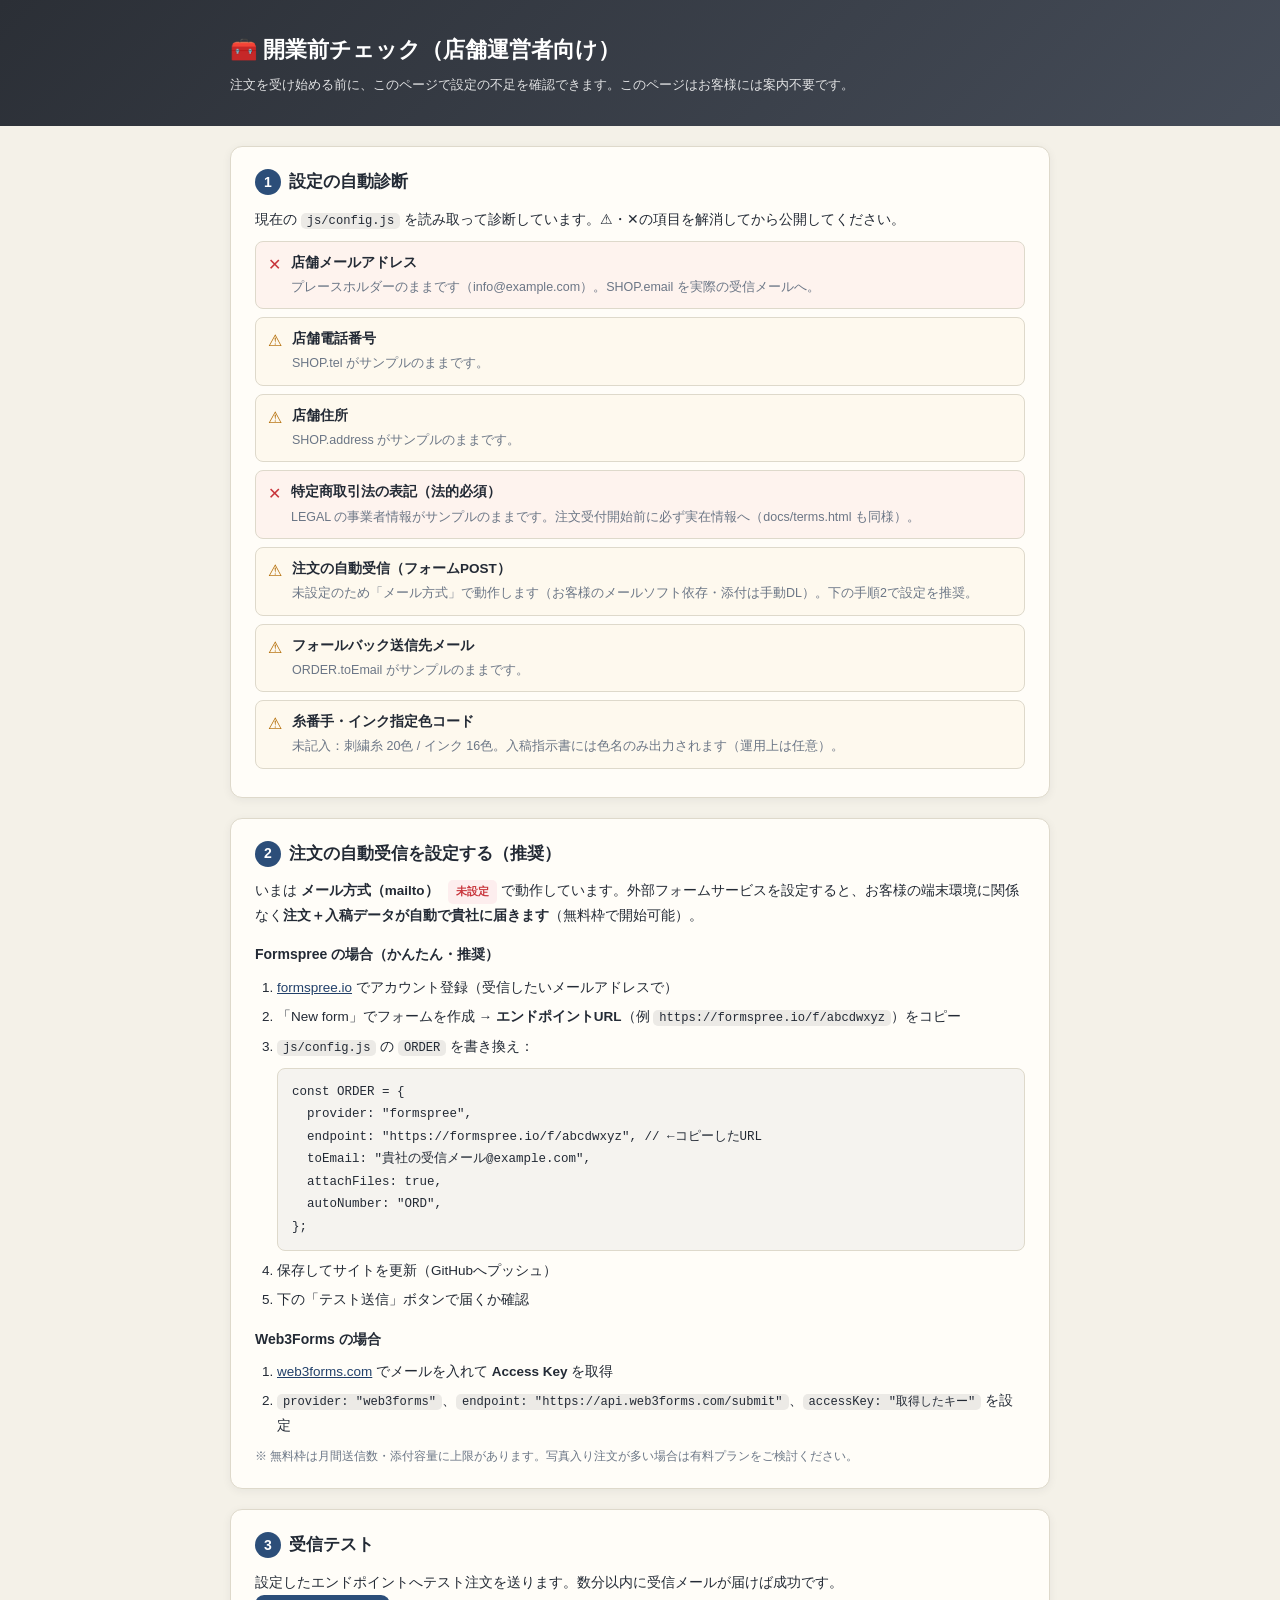
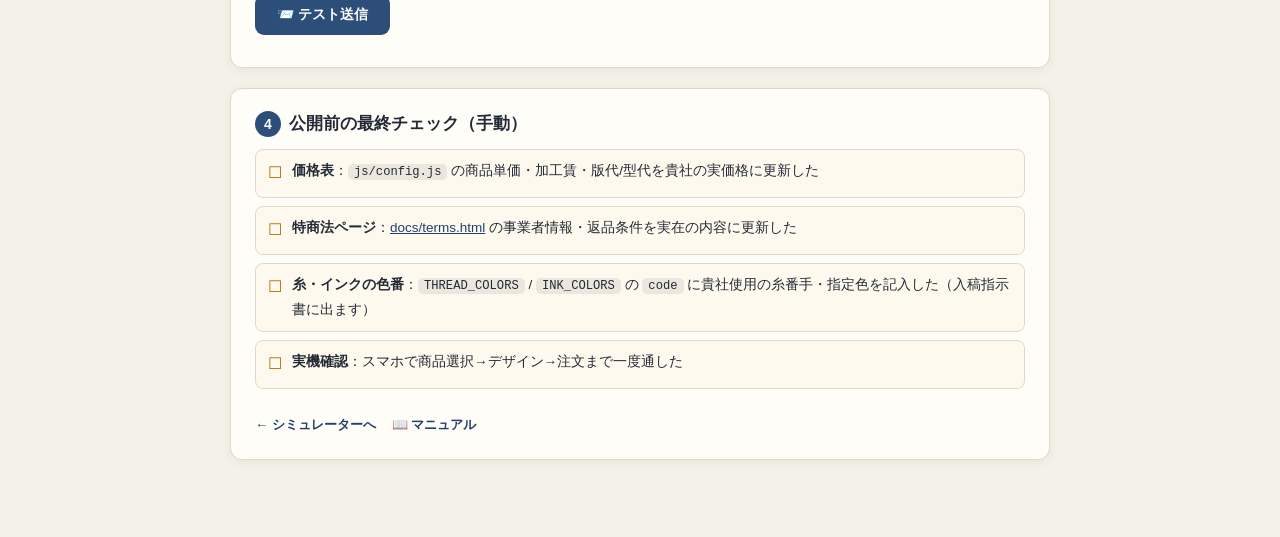
<file: docs/setup.html>
<!DOCTYPE html>
<html lang="ja">
<head>
<meta charset="UTF-8">
<meta name="viewport" content="width=device-width, initial-scale=1.0">
<title>開業前チェック｜ミツモリ デザインシミュレーター</title>
<meta name="robots" content="noindex">
<link rel="icon" href="data:image/svg+xml,<svg xmlns='http://www.w3.org/2000/svg' viewBox='0 0 100 100'><text y='.9em' font-size='90'>🧰</text></svg>">
<style>
  :root{--accent:#2c4e79;--accent-dark:#22406a;--gold:#c69a35;--ok:#1d9a5b;--warn:#b26a00;--err:#c8353c;
    --ink:#232a35;--sub:#6b7686;--line:#ded9cb;--bg:#f4f1e8;--panel:#fffdf8}
  @media (prefers-color-scheme:dark){:root{--ink:#e9edf3;--sub:#9aa4b2;--line:#2c3440;--bg:#161a21;--panel:#1e232c}}
  *{margin:0;padding:0;box-sizing:border-box}
  body{font-family:"Noto Sans JP","Hiragino Kaku Gothic ProN",sans-serif;color:var(--ink);background:var(--bg);line-height:1.8;padding-bottom:60px}
  .wrap{max-width:860px;margin:0 auto;padding:0 20px}
  header{background:linear-gradient(135deg,#2b2f36,#454c58);color:#fff;padding:30px 0}
  header h1{font-size:22px}
  header p{font-size:12.5px;opacity:.85;margin-top:4px}
  section{background:var(--panel);border:1px solid var(--line);border-radius:12px;padding:20px 24px;margin:20px 0;box-shadow:0 2px 10px rgba(25,35,55,.06)}
  h2{font-size:17px;margin-bottom:10px;display:flex;align-items:center;gap:8px}
  h2 .step{background:var(--accent);color:#fff;width:26px;height:26px;border-radius:50%;display:inline-flex;align-items:center;justify-content:center;font-size:14px;flex:0 0 auto}
  p,li{font-size:13.5px}
  ol{margin:8px 0 8px 22px}
  li{margin:5px 0}
  code{font-family:Consolas,monospace;background:rgba(127,127,127,.15);padding:1px 6px;border-radius:5px;font-size:.9em}
  pre{background:rgba(127,127,127,.08);border:1px solid var(--line);border-radius:8px;padding:12px 14px;overflow-x:auto;font-size:12.5px;margin:8px 0}
  .checks{list-style:none;margin:8px 0 0}
  .checks li{display:flex;gap:10px;align-items:flex-start;padding:9px 12px;border:1px solid var(--line);border-radius:8px;margin:8px 0;font-size:13.5px}
  .checks .mark{font-size:16px;flex:0 0 auto}
  .ok{border-color:#bfe3cf}.ok .mark{color:var(--ok)}
  .warn{border-color:#ecd39a;background:rgba(240,200,100,.07)}.warn .mark{color:var(--warn)}
  .err{border-color:#ecb0b4;background:rgba(230,80,90,.06)}.err .mark{color:var(--err)}
  .btn{background:var(--accent);color:#fff;border:none;border-radius:9px;padding:11px 22px;font-size:14px;font-weight:700;cursor:pointer;font-family:inherit}
  .btn:disabled{background:#aab2bd;cursor:not-allowed}
  .btn.ghost{background:var(--panel);color:var(--ink);border:1px solid var(--line)}
  #testResult{margin-top:12px;font-size:13.5px}
  .badge{display:inline-block;font-size:11px;font-weight:700;border-radius:5px;padding:2px 8px;margin-left:6px}
  .badge.on{background:#e2f4e9;color:var(--ok)} .badge.off{background:#fdeeee;color:var(--err)}
  a{color:var(--accent-dark)}
  .back{display:inline-block;margin-top:16px;font-weight:700;text-decoration:none;font-size:13px}
</style>
</head>
<body>
<header><div class="wrap">
  <h1>🧰 開業前チェック（店舗運営者向け）</h1>
  <p>注文を受け始める前に、このページで設定の不足を確認できます。このページはお客様には案内不要です。</p>
</div></header>
<div class="wrap">

  <section>
    <h2><span class="step">1</span>設定の自動診断</h2>
    <p>現在の <code>js/config.js</code> を読み取って診断しています。⚠・✕の項目を解消してから公開してください。</p>
    <ul class="checks" id="checkList"><li>診断中…</li></ul>
  </section>

  <section>
    <h2><span class="step">2</span>注文の自動受信を設定する（推奨）</h2>
    <p>いまは <b id="modeLabel">—</b> で動作しています。外部フォームサービスを設定すると、お客様の端末環境に関係なく<b>注文＋入稿データが自動で貴社に届きます</b>（無料枠で開始可能）。</p>
    <h3 style="font-size:14px;margin:14px 0 4px">Formspree の場合（かんたん・推奨）</h3>
    <ol>
      <li><a href="https://formspree.io" target="_blank" rel="noopener">formspree.io</a> でアカウント登録（受信したいメールアドレスで）</li>
      <li>「New form」でフォームを作成 → <b>エンドポイントURL</b>（例 <code>https://formspree.io/f/abcdwxyz</code>）をコピー</li>
      <li><code>js/config.js</code> の <code>ORDER</code> を書き換え：
<pre>const ORDER = {
  provider: "formspree",
  endpoint: "https://formspree.io/f/abcdwxyz", // ←コピーしたURL
  toEmail: "貴社の受信メール@example.com",
  attachFiles: true,
  autoNumber: "ORD",
};</pre></li>
      <li>保存してサイトを更新（GitHubへプッシュ）</li>
      <li>下の「テスト送信」ボタンで届くか確認</li>
    </ol>
    <h3 style="font-size:14px;margin:14px 0 4px">Web3Forms の場合</h3>
    <ol>
      <li><a href="https://web3forms.com" target="_blank" rel="noopener">web3forms.com</a> でメールを入れて <b>Access Key</b> を取得</li>
      <li><code>provider: "web3forms"</code>、<code>endpoint: "https://api.web3forms.com/submit"</code>、<code>accessKey: "取得したキー"</code> を設定</li>
    </ol>
    <p style="font-size:12px;color:var(--sub)">※ 無料枠は月間送信数・添付容量に上限があります。写真入り注文が多い場合は有料プランをご検討ください。</p>
  </section>

  <section>
    <h2><span class="step">3</span>受信テスト</h2>
    <p>設定したエンドポイントへテスト注文を送ります。数分以内に受信メールが届けば成功です。</p>
    <button class="btn" id="btnTest">📨 テスト送信</button>
    <div id="testResult"></div>
  </section>

  <section>
    <h2><span class="step">4</span>公開前の最終チェック（手動）</h2>
    <ul class="checks">
      <li class="warn"><span class="mark">☐</span><span><b>価格表</b>：<code>js/config.js</code> の商品単価・加工賃・版代/型代を貴社の実価格に更新した</span></li>
      <li class="warn"><span class="mark">☐</span><span><b>特商法ページ</b>：<a href="terms.html" target="_blank">docs/terms.html</a> の事業者情報・返品条件を実在の内容に更新した</span></li>
      <li class="warn"><span class="mark">☐</span><span><b>糸・インクの色番</b>：<code>THREAD_COLORS</code> / <code>INK_COLORS</code> の <code>code</code> に貴社使用の糸番手・指定色を記入した（入稿指示書に出ます）</span></li>
      <li class="warn"><span class="mark">☐</span><span><b>実機確認</b>：スマホで商品選択→デザイン→注文まで一度通した</span></li>
    </ul>
    <a class="back" href="../index.html">← シミュレーターへ</a>　<a class="back" href="manual.html">📖 マニュアル</a>
  </section>

</div>

<script src="../js/config.js"></script>
<script>
(function(){
  "use strict";
  const list = document.getElementById("checkList");
  const items = [];
  const esc = (s) => String(s).replace(/&/g,"&amp;").replace(/</g,"&lt;").replace(/>/g,"&gt;");
  function add(level, label, detail){ items.push({level, label, detail}); }

  const C = globalThis.CONFIG || {};
  const SHOP = C.SHOP || {}, LEGAL = C.LEGAL || {}, ORDER = C.ORDER || {};
  const isPlaceholder = (v) => !v || /example\.com|0000-00-0000|000-0000|○○|山田 太郎/.test(String(v));

  /* 店舗情報 */
  add(isPlaceholder(SHOP.email) ? "err" : "ok", "店舗メールアドレス", isPlaceholder(SHOP.email) ? `プレースホルダーのままです（${esc(SHOP.email||"未設定")}）。SHOP.email を実際の受信メールへ。` : esc(SHOP.email));
  add(isPlaceholder(SHOP.tel) ? "warn" : "ok", "店舗電話番号", isPlaceholder(SHOP.tel) ? "SHOP.tel がサンプルのままです。" : esc(SHOP.tel));
  add(isPlaceholder(SHOP.address) ? "warn" : "ok", "店舗住所", isPlaceholder(SHOP.address) ? "SHOP.address がサンプルのままです。" : "設定済み");

  /* 特商法 */
  const legalBad = isPlaceholder(LEGAL.seller) || isPlaceholder(LEGAL.address) || isPlaceholder(LEGAL.tel) || isPlaceholder(LEGAL.email) || isPlaceholder(LEGAL.manager);
  add(legalBad ? "err" : "ok", "特定商取引法の表記（法的必須）", legalBad ? "LEGAL の事業者情報がサンプルのままです。注文受付開始前に必ず実在情報へ（docs/terms.html も同様）。" : "設定済み");

  /* 受信設定 */
  const hasEndpoint = ORDER.endpoint && ORDER.provider && ORDER.provider !== "mailto";
  add(hasEndpoint ? "ok" : "warn", "注文の自動受信（フォームPOST）",
    hasEndpoint ? `${esc(ORDER.provider)} / ${esc(ORDER.endpoint)}` :
    "未設定のため「メール方式」で動作します（お客様のメールソフト依存・添付は手動DL）。下の手順2で設定を推奨。");
  if (ORDER.provider === "web3forms" && !ORDER.accessKey) add("err", "Web3Forms の accessKey", "provider が web3forms ですが accessKey が空です。");
  add(isPlaceholder(ORDER.toEmail) ? "warn" : "ok", "フォールバック送信先メール", isPlaceholder(ORDER.toEmail) ? "ORDER.toEmail がサンプルのままです。" : esc(ORDER.toEmail));

  /* 色コード */
  const th = (C.THREAD_COLORS||[]).filter(c=>!c.code).length;
  const ink = (C.INK_COLORS||[]).filter(c=>!c.code).length;
  add(th+ink>0 ? "warn" : "ok", "糸番手・インク指定色コード",
    th+ink>0 ? `未記入：刺繍糸 ${th}色 / インク ${ink}色。入稿指示書には色名のみ出力されます（運用上は任意）。` : "全色設定済み");

  const modeLabel = document.getElementById("modeLabel");
  modeLabel.textContent = hasEndpoint ? `自動受信（${ORDER.provider}）` : "メール方式（mailto）";
  modeLabel.insertAdjacentHTML("afterend", hasEndpoint ? ' <span class="badge on">自動受信ON</span>' : ' <span class="badge off">未設定</span>');

  list.innerHTML = items.map(i =>
    `<li class="${i.level}"><span class="mark">${i.level==="ok"?"✅":i.level==="warn"?"⚠":"✕"}</span><span><b>${i.label}</b><br><span style="color:var(--sub);font-size:12.5px">${i.detail}</span></span></li>`).join("");

  /* テスト送信 */
  /* 依存無しの最小ZIP（store方式・1ファイル）。本番の注文送信は attachFiles 時に
   * ZIPを添付するため、テストも同じ「ファイル付き送信」で検証する（本文だけ通って
   * 添付で落ちるプラン制限・設定ミスを開業前に発見するため） */
  function tinyZip(name, text) {
    const enc = new TextEncoder(), nm = enc.encode(name), data = enc.encode(text);
    let c = 0xFFFFFFFF;
    for (let i = 0; i < data.length; i++) { c ^= data[i]; for (let k = 0; k < 8; k++) c = c & 1 ? 0xEDB88320 ^ (c >>> 1) : c >>> 1; }
    const crc = (c ^ 0xFFFFFFFF) >>> 0;
    const u16 = v => new Uint8Array([v & 255, (v >> 8) & 255]);
    const u32 = v => new Uint8Array([v & 255, (v >> 8) & 255, (v >> 16) & 255, (v >>> 24) & 255]);
    const local = [u32(0x04034b50), u16(20), u16(0x0800), u16(0), u16(0), u16(0),
      u32(crc), u32(data.length), u32(data.length), u16(nm.length), u16(0), nm, data];
    const lsize = 30 + nm.length + data.length;
    const central = [u32(0x02014b50), u16(20), u16(20), u16(0x0800), u16(0), u16(0), u16(0),
      u32(crc), u32(data.length), u32(data.length), u16(nm.length), u16(0), u16(0), u16(0), u16(0), u32(0), u32(0), nm];
    const csize = 46 + nm.length;
    return new Blob([...local, ...central, u32(0x06054b50), u16(0), u16(0), u16(1), u16(1), u32(csize), u32(lsize), u16(0)], { type: "application/zip" });
  }
  const btn = document.getElementById("btnTest");
  const out = document.getElementById("testResult");
  btn.addEventListener("click", async () => {
    if (!hasEndpoint) {
      out.innerHTML = '<span style="color:var(--warn)">⚠ エンドポイント未設定のためテストできません。メール方式で運用する場合、このテストは不要です。</span>';
      return;
    }
    btn.disabled = true; btn.textContent = "送信中…";
    try {
      const fd = new FormData();
      fd.append("orderNo", "TEST-" + Math.floor(Math.random()*9000+1000));
      fd.append("subject", "【テスト送信】デザインシミュレーター受信確認");
      fd.append("message", "これは開業前チェックページからのテスト送信です。受信できていれば設定は正常です。" +
        (ORDER.attachFiles ? "小さなZIPファイルを添付しています（実際の注文と同じ添付付き送信の確認用）。" : ""));
      fd.append("email", ORDER.toEmail || SHOP.email || "");
      if (ORDER.provider === "web3forms" && ORDER.accessKey) fd.append("access_key", ORDER.accessKey);
      /* 実際の注文（postOrder）と同じく添付ファイル付きで送る */
      if (ORDER.attachFiles) fd.append("attachment", tinyZip("test.txt", "ミツモリ 添付テスト"), "TEST_添付テスト.zip");
      const res = await fetch(ORDER.endpoint, { method: "POST", body: fd, headers: { Accept: "application/json" } });
      /* 本番の注文送信（postOrder）と同じ判定：HTTP 200 でも本文が
       * {success:false} 等ならエラー扱いにする（web3forms等は200で失敗を返す） */
      let bodyOk = true, providerMsg = "";
      try {
        const j = await res.clone().json();
        if (j && (j.success === false || j.ok === false || j.status === "error")) {
          bodyOk = false;
          providerMsg = String(j.message || j.error || "サービス側が失敗を返しました");
        }
      } catch (e) { /* JSONでない応答はHTTPステータスのみで判定 */ }
      out.innerHTML = (res.ok && bodyOk)
        ? `<span style="color:var(--ok)">✅ 送信成功${ORDER.attachFiles ? "（添付ファイル付き）" : "（本文のみ・添付送信はOFF設定）"}。受信メールボックスをご確認ください。</span>`
        : (res.ok
          ? `<span style="color:var(--err)">✕ 送信失敗（${providerMsg}）。アクセスキー・設定をご確認ください。</span>`
          : `<span style="color:var(--err)">✕ 送信失敗（HTTP ${res.status}）。エンドポイントURL・プラン制限をご確認ください。</span>`);
    } catch (e) {
      out.innerHTML = '<span style="color:var(--err)">✕ 送信エラー（ネットワーク/CORS）。URLが正しいかご確認ください。</span>';
    }
    btn.disabled = false; btn.textContent = "📨 テスト送信";
  });
})();
</script>
</body>
</html>
</file>
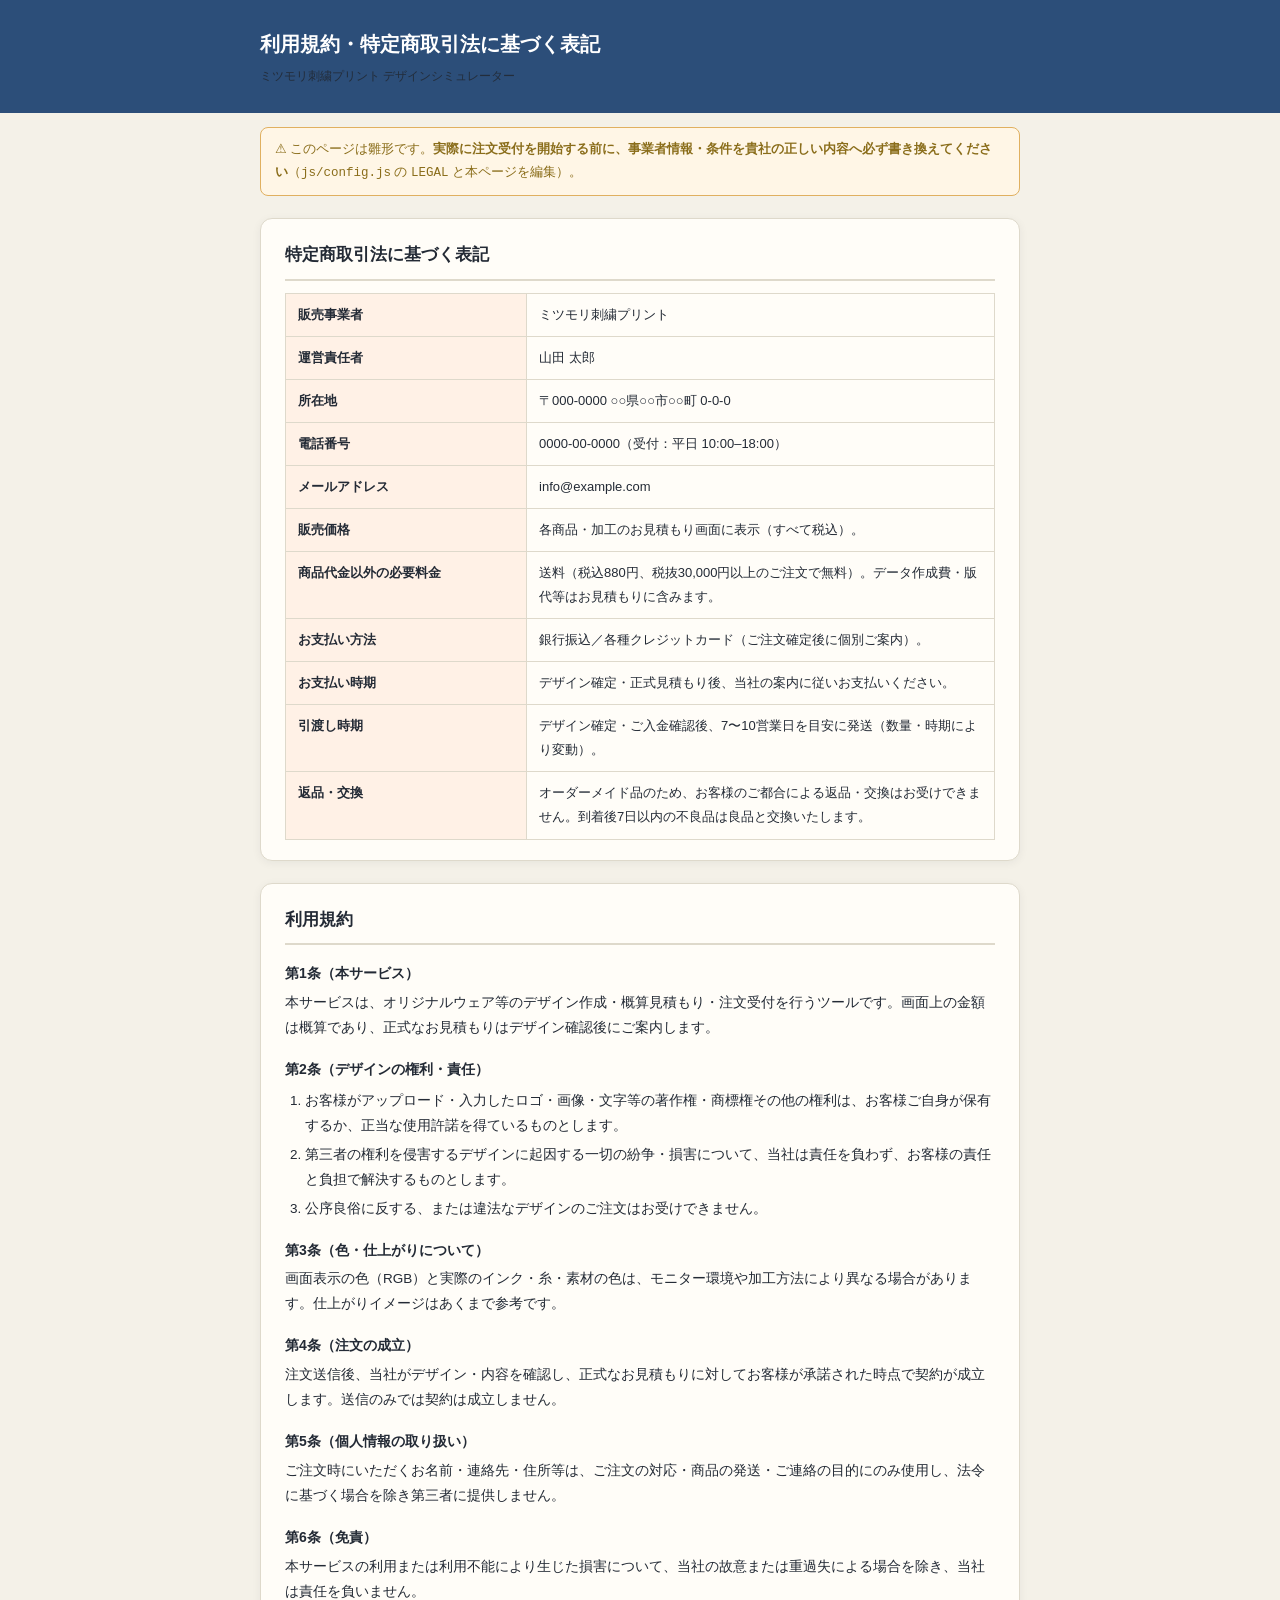
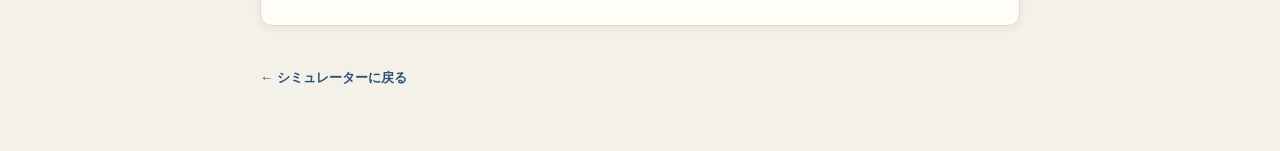
<file: docs/terms.html>
<!DOCTYPE html>
<html lang="ja">
<head>
<meta charset="UTF-8">
<meta name="viewport" content="width=device-width, initial-scale=1.0">
<title>利用規約・特定商取引法に基づく表記｜ミツモリ刺繍プリント</title>
<link rel="icon" href="data:image/svg+xml,<svg xmlns='http://www.w3.org/2000/svg' viewBox='0 0 100 100'><text y='.9em' font-size='90'>📄</text></svg>">
<style>
  :root{--accent:#2c4e79;--ink:#232a35;--sub:#6b7686;--line:#ded9cb;--bg:#f4f1e8;--panel:#fffdf8}
  @media (prefers-color-scheme:dark){:root{--ink:#e9edf3;--sub:#9aa4b2;--line:#2c3440;--bg:#161a21;--panel:#1e232c}}
  *{margin:0;padding:0;box-sizing:border-box}
  body{font-family:"Noto Sans JP","Hiragino Kaku Gothic ProN",sans-serif;color:var(--ink);background:var(--bg);line-height:1.85;padding:0 0 60px}
  .wrap{max-width:800px;margin:0 auto;padding:0 20px}
  header{background:var(--accent);color:#fff;padding:26px 0}
  header h1{font-size:20px}
  header p{font-size:12px;opacity:.9;margin-top:2px}
  section{background:var(--panel);border:1px solid var(--line);border-radius:12px;padding:20px 24px;margin:22px 0;box-shadow:0 2px 10px rgba(25,35,55,.06)}
  h2{font-size:17px;border-bottom:2px solid var(--line);padding-bottom:8px;margin-bottom:12px}
  h3{font-size:14px;margin:16px 0 4px}
  p,li{font-size:13.5px;color:var(--ink)}
  ol,ul{margin:6px 0 6px 20px}
  li{margin:4px 0}
  table{width:100%;border-collapse:collapse;font-size:13px;margin-top:6px}
  th,td{border:1px solid var(--line);padding:9px 12px;text-align:left;vertical-align:top}
  th{background:rgba(255,106,19,.08);white-space:nowrap;width:34%;font-weight:700}
  .back{display:inline-block;margin:18px 0 0;color:var(--accent);text-decoration:none;font-weight:700;font-size:13px}
  .draft{background:#fff6e6;border:1px solid #e0b060;border-radius:8px;padding:10px 14px;font-size:12.5px;color:#8a6d1a;margin:14px 0}
  @media (prefers-color-scheme:dark){.draft{background:#33280f;border-color:#6b5220;color:#e7c982}}
</style>
</head>
<body>
<header><div class="wrap"><h1>利用規約・特定商取引法に基づく表記</h1><p>ミツモリ刺繍プリント デザインシミュレーター</p></div></header>
<div class="wrap">

  <div class="draft">⚠ このページは雛形です。<b>実際に注文受付を開始する前に、事業者情報・条件を貴社の正しい内容へ必ず書き換えてください</b>（<code>js/config.js</code> の <code>LEGAL</code> と本ページを編集）。</div>

  <section>
    <h2>特定商取引法に基づく表記</h2>
    <table>
      <tr><th>販売事業者</th><td>ミツモリ刺繍プリント</td></tr>
      <tr><th>運営責任者</th><td>山田 太郎</td></tr>
      <tr><th>所在地</th><td>〒000-0000 ○○県○○市○○町 0-0-0</td></tr>
      <tr><th>電話番号</th><td>0000-00-0000（受付：平日 10:00–18:00）</td></tr>
      <tr><th>メールアドレス</th><td>info@example.com</td></tr>
      <tr><th>販売価格</th><td>各商品・加工のお見積もり画面に表示（すべて税込）。</td></tr>
      <tr><th>商品代金以外の必要料金</th><td>送料（税込880円、税抜30,000円以上のご注文で無料）。データ作成費・版代等はお見積もりに含みます。</td></tr>
      <tr><th>お支払い方法</th><td>銀行振込／各種クレジットカード（ご注文確定後に個別ご案内）。</td></tr>
      <tr><th>お支払い時期</th><td>デザイン確定・正式見積もり後、当社の案内に従いお支払いください。</td></tr>
      <tr><th>引渡し時期</th><td>デザイン確定・ご入金確認後、7〜10営業日を目安に発送（数量・時期により変動）。</td></tr>
      <tr><th>返品・交換</th><td>オーダーメイド品のため、お客様のご都合による返品・交換はお受けできません。到着後7日以内の不良品は良品と交換いたします。</td></tr>
    </table>
  </section>

  <section>
    <h2>利用規約</h2>
    <h3>第1条（本サービス）</h3>
    <p>本サービスは、オリジナルウェア等のデザイン作成・概算見積もり・注文受付を行うツールです。画面上の金額は概算であり、正式なお見積もりはデザイン確認後にご案内します。</p>
    <h3>第2条（デザインの権利・責任）</h3>
    <ol>
      <li>お客様がアップロード・入力したロゴ・画像・文字等の著作権・商標権その他の権利は、お客様ご自身が保有するか、正当な使用許諾を得ているものとします。</li>
      <li>第三者の権利を侵害するデザインに起因する一切の紛争・損害について、当社は責任を負わず、お客様の責任と負担で解決するものとします。</li>
      <li>公序良俗に反する、または違法なデザインのご注文はお受けできません。</li>
    </ol>
    <h3>第3条（色・仕上がりについて）</h3>
    <p>画面表示の色（RGB）と実際のインク・糸・素材の色は、モニター環境や加工方法により異なる場合があります。仕上がりイメージはあくまで参考です。</p>
    <h3>第4条（注文の成立）</h3>
    <p>注文送信後、当社がデザイン・内容を確認し、正式なお見積もりに対してお客様が承諾された時点で契約が成立します。送信のみでは契約は成立しません。</p>
    <h3>第5条（個人情報の取り扱い）</h3>
    <p>ご注文時にいただくお名前・連絡先・住所等は、ご注文の対応・商品の発送・ご連絡の目的にのみ使用し、法令に基づく場合を除き第三者に提供しません。</p>
    <h3>第6条（免責）</h3>
    <p>本サービスの利用または利用不能により生じた損害について、当社の故意または重過失による場合を除き、当社は責任を負いません。</p>
  </section>

  <a class="back" href="../index.html">← シミュレーターに戻る</a>
</div>
</body>
</html>
</file>
<file: css/style.css>
/* =========================================================================
 * style.css — デザインシミュレーター UI
 * ブランド方針（2026-07 デザイン刷新）:
 *   「藍色（インディゴ）× 金糸 × 生成り」＋ なみ縫いステッチ点線モチーフ。
 *   刺繍糸と生地の世界観で、参考にした他社シミュレーターの
 *   オレンジ×白の印象から視覚的に完全に切り離す。構成・クラス名は不変。
 * ========================================================================= */
:root {
  --accent: #2c4e79;            /* 藍（メイン。ボタン・選択状態） */
  --accent-dark: #22406a;
  --gold: #c69a35;              /* 金糸（強調・ステッチ点線・合計金額） */
  --gold-dark: #a37c22;
  --gold-bright: #edc158;       /* 濃紺の上で使う明るい金 */
  --tint: #f7f0dd;              /* 選択状態の生成り金ハイライト */
  --tint-blue: #edf2f8;         /* 藍の淡いハイライト */
  --ink: #29303b;
  --sub: #6a7480;
  --line: #ded9cb;
  --bg: #f4f1e8;                /* 生成り（未晒しの布） */
  --panel: #fffdf8;
  --rail: #223049;              /* 左ツールレールは濃藍 */
  --radius: 8px;
  --shadow: 0 2px 10px rgba(60, 52, 30, 0.09);
  --font-head: "Shippori Mincho B1", "Hiragino Mincho ProN", serif;
  /* なみ縫いステッチ（点線）の共通グラデ */
  --stitch: repeating-linear-gradient(90deg, var(--gold) 0 9px, transparent 9px 16px);
}

* { margin: 0; padding: 0; box-sizing: border-box; }
[hidden] { display: none !important; }
/* ページ全体は縦1画面に固定し、中央の main だけをスクロールさせる。
 * これによりヘッダーと概算バーは常に画面内に固定される
 * （sticky では包含ブロックの都合でスクロール追従できなかった）。 */
html, body { height: 100%; }
body {
  font-family: "Noto Sans JP", "Hiragino Kaku Gothic ProN", sans-serif;
  color: var(--ink);
  background: var(--bg);
  display: flex;
  flex-direction: column;
  height: 100vh;
  height: 100dvh;
  overflow: hidden;
}
button { font-family: inherit; cursor: pointer; }
input, select, textarea { font-family: inherit; font-size: 14px; }

/* ---------------- ヘッダー ---------------- */
/* 下辺に「なみ縫い」の金ステッチ。ブランドの一番の顔 */
.topbar {
  display: flex; align-items: center; gap: 24px;
  background: var(--panel); border-bottom: 1px solid var(--line);
  padding: 10px 20px; z-index: 50; flex: 0 0 auto;
  position: relative;
}
.topbar::after {
  content: ""; position: absolute; left: 0; right: 0; bottom: -1px; height: 2px;
  background: var(--stitch);
  pointer-events: none;
}
.brand { display: flex; flex-direction: column; line-height: 1.25; }
.brand-name {
  font-family: var(--font-head); font-weight: 700; font-size: 19px;
  color: var(--accent-dark); letter-spacing: 0.06em;
}
.brand-sub { font-size: 10.5px; color: var(--sub); letter-spacing: 0.08em; }
.steps { display: flex; gap: 6px; list-style: none; margin-left: auto; }
/* ステップは「織りネームタグ」風の角ばったラベル */
.steps li {
  display: flex; align-items: center; gap: 7px;
  padding: 7px 15px; border-radius: 4px; font-size: 13px; font-weight: 700;
  color: var(--sub); background: transparent; border: 1px solid transparent;
}
.steps li .num {
  width: 21px; height: 21px; border-radius: 3px;
  background: #c9c3b2; color: #fff; font-size: 12px;
  display: inline-flex; align-items: center; justify-content: center;
}
.steps li.active {
  background: var(--accent); color: #fff;
  outline: 1.5px dashed var(--gold); outline-offset: 2px;
}
.steps li.active .num { background: rgba(255, 255, 255, 0.22); }
.steps li.done .num { background: #3d9b68; }
.top-actions { display: flex; gap: 8px; }

/* ---------------- 汎用ボタン ---------------- */
.primary-btn {
  background: var(--accent); color: #fff; border: none;
  padding: 12px 26px; border-radius: var(--radius);
  font-size: 15px; font-weight: 700; box-shadow: var(--shadow);
  transition: background 0.15s, outline-color 0.15s;
  outline: 1.5px dashed transparent; outline-offset: 3px;
}
/* ホバーで金糸のステッチ枠が「縫い付く」 */
.primary-btn:hover { background: var(--accent-dark); outline-color: var(--gold); }
.primary-btn:disabled { background: #c7c2b4; cursor: not-allowed; box-shadow: none; outline: none; }
.ghost-btn {
  background: var(--panel); color: var(--ink); border: 1px solid var(--line);
  padding: 10px 16px; border-radius: var(--radius); font-size: 13px; font-weight: 600;
  display: inline-flex; align-items: center; gap: 6px;
}
.ghost-btn:hover { border-color: var(--accent); color: var(--accent-dark); }
.primary-btn.small, .ghost-btn.small { padding: 7px 14px; font-size: 12px; }

/* ---------------- ステップ表示 ---------------- */
main { flex: 1 1 auto; overflow-y: auto; min-height: 0; }
.step { display: none; }
.step.active { display: block; }
/* STEP2（エディタ）は main の高さいっぱいに広げ、内部の各パネルで個別スクロール */
#step2.active { height: 100%; }

/* ---------------- STEP1 商品選択 ---------------- */
.step1-inner { max-width: 1080px; margin: 0 auto; padding: 36px 20px 60px; }
/* 大見出しは明朝＋金ステッチの下線 */
.step1-inner h1 {
  font-family: var(--font-head); font-size: 27px; letter-spacing: 0.04em;
  margin-bottom: 10px; padding-bottom: 10px;
  background: var(--stitch) left bottom / 220px 2px no-repeat;
}
.lead { color: var(--sub); margin-bottom: 22px; font-size: 14px; }
.restore-banner {
  display: flex; align-items: center; gap: 12px; flex-wrap: wrap;
  background: var(--tint); border: 1px solid #e2d5ae; border-radius: var(--radius);
  padding: 12px 16px; margin-bottom: 20px; font-size: 14px;
}
.product-grid {
  display: grid; grid-template-columns: repeat(auto-fill, minmax(220px, 1fr)); gap: 18px;
}
/* 商品カードは織りネーム（衣類タグ）風：角小さめ＋ホバーで金ステッチが縫い付く */
.product-card {
  background: var(--panel); border: 1px solid var(--line); border-radius: 10px;
  box-shadow: var(--shadow); padding: 14px; text-align: left; transition: 0.15s;
  outline: 1.5px dashed transparent; outline-offset: 3px;
}
.product-card:hover { border-color: var(--accent); outline-color: var(--gold); transform: translateY(-2px); }
/* 商品サムネは生成りのスタジオ背景＋接地シャドウ。白い商品でも輪郭・立体感が出る */
.product-card svg { width: 100%; height: 190px; display: block; border-radius: 7px;
  background: radial-gradient(125% 100% at 50% 30%, #faf8f1 0%, #eeeadf 60%, #e3ded0 100%);
  filter: drop-shadow(0 9px 11px rgba(55, 45, 22, 0.16)); }
.product-card .pc-cat { font-size: 11px; color: var(--gold-dark); font-weight: 700; letter-spacing: 0.05em; }
.product-card .pc-name { font-size: 15px; font-weight: 700; margin: 2px 0; }
.product-card .pc-price { font-size: 13px; color: var(--sub); }
.product-card .pc-price b { color: var(--accent-dark); font-size: 16px; }
.product-card .pc-note { font-size: 11px; color: var(--sub); margin-top: 6px; }
.product-card .pc-badges { margin-top: 6px; display: flex; gap: 4px; flex-wrap: wrap; }
.pc-badge { font-size: 10px; background: #efece1; border-radius: 3px; padding: 2px 7px; color: var(--sub); font-weight: 600; }

/* ---------------- STEP2 エディタ ---------------- */
.editor-layout {
  display: grid;
  grid-template-columns: 74px 264px 1fr 240px;
  gap: 0;
  height: 100%;
  min-height: 540px;
}
.toolrail {
  background: var(--rail); display: flex; flex-direction: column; padding-top: 8px;
}
.toolrail button {
  background: none; border: none; color: #aab2bd;
  padding: 13px 4px; font-size: 11px; font-weight: 700;
  display: flex; flex-direction: column; align-items: center; gap: 4px;
  border-left: 3px solid transparent;
}
.toolrail button .tr-icon { font-size: 19px; font-style: normal; }
.toolrail button.active { color: #fff; background: rgba(255, 255, 255, 0.08); border-left-color: var(--gold); }
.toolrail button:hover { color: #fff; }

.toolpanel {
  background: var(--panel); border-right: 1px solid var(--line);
  overflow-y: auto; padding: 16px 14px;
}
.toolpanel h3 { font-size: 13px; margin-bottom: 10px; color: var(--ink); }
.toolpanel .tp-section { margin-bottom: 18px; }
.tp-label { font-size: 11.5px; font-weight: 700; color: var(--sub); display: block; margin: 10px 0 5px; }
.toolpanel textarea, .toolpanel select, .toolpanel input[type="text"] {
  width: 100%; border: 1px solid var(--line); border-radius: 8px; padding: 8px;
}
.toolpanel textarea { resize: vertical; min-height: 54px; }
.toolpanel input[type="range"] { width: 100%; accent-color: var(--accent); }
.range-row { display: flex; align-items: center; gap: 8px; }
.range-row output { font-size: 12px; color: var(--sub); min-width: 34px; text-align: right; }

.swatches { display: flex; flex-wrap: wrap; gap: 7px; }
.swatch {
  width: 30px; height: 30px; border-radius: 50%;
  border: 2px solid rgba(0, 0, 0, 0.12); padding: 0;
  position: relative; flex: 0 0 auto;
}
.swatch.selected { outline: 3px solid var(--accent); outline-offset: 2px; }
.swatch-name { font-size: 11px; color: var(--sub); margin-top: 6px; min-height: 15px; }

.stamp-grid { display: grid; grid-template-columns: repeat(4, 1fr); gap: 8px; }
.stamp-btn {
  background: #f6f8fb; border: 1px solid var(--line); border-radius: 8px;
  aspect-ratio: 1; padding: 8px;
}
.stamp-btn:hover { border-color: var(--accent); background: var(--tint); }
.stamp-btn svg { width: 100%; height: 100%; }

.upload-zone {
  border: 2px dashed var(--line); border-radius: var(--radius);
  padding: 26px 12px; text-align: center; color: var(--sub); font-size: 12.5px;
  background: #fafbfd; cursor: pointer;
}
.upload-zone.dragover { border-color: var(--accent); background: var(--tint); }
.upload-note { font-size: 11px; color: var(--sub); margin-top: 10px; line-height: 1.7; }
/* 背景透過（選択中の画像）操作列 */
.bg-remove-row { display: flex; flex-direction: column; gap: 8px; }
.bg-remove-row select { padding: 8px; border: 1px solid var(--line); border-radius: 8px; font-size: 12.5px; }
.bg-remove-row .primary-btn { padding: 10px; font-size: 13.5px; }
.bg-remove-row button:not(.primary-btn) {
  padding: 8px; border: 1px solid var(--line); border-radius: 8px; background: #fff;
  font-size: 12.5px; color: var(--ink); cursor: pointer;
}
.bg-remove-row button:not(.primary-btn):disabled { opacity: 0.45; cursor: default; }

/* ---- マイデザイン ---- */
.md-note { font-size: 12px; color: var(--sub); line-height: 1.7; margin: 6px 0 12px; }
.md-savebar { display: flex; gap: 8px; margin-bottom: 14px; flex-wrap: wrap; }
.md-savebar input { flex: 1; min-width: 200px; padding: 10px; border: 1px solid var(--line); border-radius: 8px; font-size: 13px; }
.md-savebar .primary-btn { padding: 10px 16px; font-size: 13px; }
.md-grid { display: grid; grid-template-columns: repeat(auto-fill, minmax(160px, 1fr)); gap: 12px; max-height: 46vh; overflow-y: auto; padding: 2px; }
.md-card { border: 1px solid var(--line); border-radius: 12px; padding: 10px; background: #fff; margin: 0; display: flex; flex-direction: column; gap: 6px; }
.md-card img { width: 100%; border-radius: 8px; background: #f1f3f7; display: block; }
.md-noimg { width: 100%; aspect-ratio: 700/760; border-radius: 8px; background: #f1f3f7; display: flex; align-items: center; justify-content: center; font-size: 34px; }
.md-card figcaption b { display: block; font-size: 13px; overflow: hidden; text-overflow: ellipsis; white-space: nowrap; }
.md-card figcaption span { font-size: 11px; color: var(--sub); }
.md-actions { display: flex; gap: 6px; }
.md-actions .primary-btn { flex: 1; padding: 7px 0; font-size: 12.5px; margin: 0; }
.md-actions button:not(.primary-btn) {
  padding: 7px 10px; border: 1px solid var(--line); border-radius: 8px; background: #fff;
  font-size: 12px; color: var(--sub); cursor: pointer;
}
.md-actions button:not(.primary-btn):hover { color: #d33; border-color: #d33; }
.md-empty { font-size: 13px; color: var(--sub); text-align: center; padding: 26px 0; line-height: 1.9; }
.md-close { margin-top: 14px; }

.method-option {
  display: block; border: 2px solid var(--line); border-radius: var(--radius);
  padding: 10px 12px; margin-bottom: 8px; cursor: pointer; background: #fff;
}
.method-option.selected { border-color: var(--accent); background: var(--tint-blue); }
.method-option .mo-name { font-weight: 700; font-size: 13.5px; }
.method-option .mo-desc { font-size: 11px; color: var(--sub); margin-top: 3px; line-height: 1.5; }
.method-option input { margin-right: 6px; accent-color: var(--accent); }

.canvas-col { display: flex; flex-direction: column; min-width: 0; }
.canvas-toolbar {
  display: flex; gap: 14px; padding: 8px 12px; background: #fff;
  border-bottom: 1px solid var(--line); flex-wrap: wrap;
}
.ct-group { display: flex; gap: 4px; }
/* マウス操作のヒント（移動＝右ドラッグ）。タッチ端末では操作が違うため出さない */
.drag-hint { margin-left: auto; align-self: center; font-size: 11px; color: var(--sub); }
.drag-hint b { color: var(--accent-dark); }
@media (pointer: coarse) { .drag-hint { display: none; } }
.canvas-toolbar button {
  background: #fff; border: 1px solid var(--line); border-radius: 7px;
  padding: 6px 11px; font-size: 12px; font-weight: 600; color: var(--ink);
}
.canvas-toolbar button:hover { border-color: var(--accent); color: var(--accent-dark); }
.canvas-toolbar button.on { background: var(--accent); border-color: var(--accent); color: #fff; }
.canvas-wrap {
  flex: 1; display: flex; align-items: center; justify-content: center;
  overflow: hidden; background: radial-gradient(130% 100% at 50% 28%, #fbfaf4 0%, #efece2 58%, #e4dfd1 100%);
  position: relative;
}
/* 商品モックアップに接地シャドウ（白い商品も立体的に見せる） */
#stage .mockup { filter: drop-shadow(0 12px 16px rgba(55, 45, 22, 0.15)); }
#stage { width: 100%; height: 100%; touch-action: none; user-select: none; }
#stage .obj.editable { cursor: move; }

/* プリント位置バー：最初に選ぶものなのでキャンバスの上（カラム先頭）に置き、
 * 藍地の帯で目立たせる（従来はキャンバス下で気づかれにくかった） */
.position-bar {
  display: flex; align-items: center; gap: 12px;
  background: var(--tint-blue); border-bottom: 2px solid var(--accent); padding: 8px 14px;
}
.pb-label {
  font-size: 13px; font-weight: 700; color: var(--accent-dark); flex: 0 0 auto;
  display: flex; flex-direction: column; line-height: 1.3;
}
.pb-label small { font-size: 10px; font-weight: 600; color: var(--sub); }
.pb-thumbs { display: flex; gap: 8px; overflow-x: auto; }
.pos-thumb {
  border: 2px solid var(--line); background: #fff; border-radius: 8px;
  width: 76px; padding: 5px 4px 3px; flex: 0 0 auto; position: relative;
}
.pos-thumb.selected { border-color: var(--accent); background: #fff; box-shadow: 0 1px 5px rgba(44, 78, 121, 0.28); }
.pos-thumb svg { width: 100%; height: 44px; display: block; }
.pos-thumb .pt-name { font-size: 10px; font-weight: 700; color: var(--sub); display: block; margin-top: 2px; }
.pos-thumb.selected .pt-name { color: var(--accent-dark); }
.pos-thumb .pt-count {
  position: absolute; top: -7px; right: -7px; background: var(--gold-dark); color: #fff;
  border-radius: 50%; width: 19px; height: 19px; font-size: 11px; font-weight: 700;
  display: flex; align-items: center; justify-content: center;
}

.side-panel {
  background: var(--panel); border-left: 1px solid var(--line);
  overflow-y: auto; padding: 14px 12px; display: flex; flex-direction: column; gap: 14px;
}
.side-box h3 { font-size: 12.5px; margin-bottom: 8px; }
.layer-list { display: flex; flex-direction: column; gap: 5px; min-height: 40px; }
.layer-row {
  display: flex; align-items: center; gap: 6px;
  border: 1px solid var(--line); border-radius: 8px; padding: 6px 8px;
  font-size: 12px; background: #fff; cursor: pointer;
}
.layer-row.selected { border-color: var(--accent); background: var(--tint-blue); }
.layer-row .lr-label { flex: 1; overflow: hidden; text-overflow: ellipsis; white-space: nowrap; }
.layer-row button {
  background: none; border: none; font-size: 13px; color: var(--sub); padding: 2px 4px;
}
.layer-row button:hover { color: var(--accent-dark); }
.layer-empty { font-size: 11.5px; color: var(--sub); }
.area-info { font-size: 12px; color: var(--sub); line-height: 1.8; }
.area-info b { color: var(--ink); }
.method-chip {
  display: inline-block; background: #eef7f0; color: #237a46; border-radius: 5px;
  font-size: 11px; font-weight: 700; padding: 2px 8px;
}

/* ---------------- STEP3 見積もり ---------------- */
.quote-layout {
  max-width: 1080px; margin: 0 auto; padding: 30px 20px 60px;
  display: grid; grid-template-columns: 1fr 1.2fr; gap: 28px; align-items: start;
}
.quote-form, .quote-result {
  background: var(--panel); border: 1px solid var(--line); border-radius: 10px; box-shadow: var(--shadow); padding: 24px;
}
.quote-form h2, .quote-result h2 {
  font-family: var(--font-head); font-size: 19px; letter-spacing: 0.03em; margin-bottom: 6px;
  padding-bottom: 8px; background: var(--stitch) left bottom / 150px 2px no-repeat;
}
.hint { font-size: 12px; color: var(--sub); margin-bottom: 16px; }
.size-inputs { display: grid; grid-template-columns: repeat(auto-fill, minmax(96px, 1fr)); gap: 10px; }
.size-cell label { font-size: 12px; font-weight: 700; color: var(--sub); display: block; margin-bottom: 4px; }
.size-cell input {
  width: 100%; border: 1px solid var(--line); border-radius: 8px; padding: 9px 8px;
  font-size: 16px; text-align: center;
}
.size-cell input:focus { border-color: var(--accent); outline: none; }
.size-note { font-size: 10.5px; color: var(--sub); }
.customer-box { margin-top: 18px; }
.customer-box label { font-size: 12px; font-weight: 700; color: var(--sub); }
.customer-box input { width: 100%; margin-top: 5px; border: 1px solid var(--line); border-radius: 8px; padding: 9px; }

.alert { border-radius: 8px; padding: 10px 12px; font-size: 12.5px; margin-top: 14px; line-height: 1.6; }
.alert.warn { background: #fff8e8; border: 1px solid #f0d890; color: #8a6d1a; }
.alert.error { background: #fdeeee; border: 1px solid #f0b6b6; color: #a13030; }

.design-summary { margin-top: 18px; display: flex; flex-wrap: wrap; gap: 10px; }
.ds-item {
  border: 1px solid var(--line); border-radius: 10px; padding: 8px; width: 108px;
  text-align: center; background: #fff;
}
.ds-item svg { width: 100%; height: 62px; }
.ds-item .ds-name { font-size: 11px; font-weight: 700; }
.ds-item .ds-meta { font-size: 10px; color: var(--sub); }

.quote-table { width: 100%; border-collapse: collapse; font-size: 13px; margin-top: 8px; }
.quote-table th {
  text-align: left; font-size: 11px; color: var(--sub); font-weight: 700;
  border-bottom: 2px solid var(--line); padding: 6px 8px;
}
.quote-table td { border-bottom: 1px solid var(--line); padding: 8px; vertical-align: top; }
.quote-table td.num, .quote-table th.num { text-align: right; white-space: nowrap; }
.quote-table .q-detail { font-size: 11px; color: var(--sub); display: block; }
.quote-totals { margin-top: 14px; border-top: 2px solid var(--ink); padding-top: 12px; }
.qt-row { display: flex; justify-content: space-between; font-size: 13.5px; padding: 3px 4px; }
.qt-row.total { font-size: 20px; font-weight: 900; color: var(--gold-dark); padding-top: 8px; }
.qt-row.per { color: var(--sub); font-size: 12.5px; }
.quote-empty { color: var(--sub); font-size: 13px; padding: 20px 0; }
.quote-actions { margin-top: 20px; display: flex; flex-direction: column; gap: 10px; }
.dl-row { display: flex; gap: 8px; flex-wrap: wrap; }
.primary-btn.full, .ghost-btn.full { width: 100%; justify-content: center; }

/* ---------------- 注文フォーム ---------------- */
.form-head { margin-top: 26px; padding-top: 18px; border-top: 1px solid var(--line); }
.contact-grid { display: grid; grid-template-columns: 1fr 1fr; gap: 12px; margin-top: 6px; }
.contact-grid label { font-size: 12px; font-weight: 700; color: var(--sub); display: flex; flex-direction: column; gap: 5px; }
.contact-grid label.full { grid-column: 1 / -1; }
.contact-grid input, .contact-grid textarea {
  border: 1px solid var(--line); border-radius: 8px; padding: 9px 10px; font-weight: 400; color: var(--ink);
}
.contact-grid input:focus, .contact-grid textarea:focus { border-color: var(--accent); outline: none; }
.contact-grid textarea { resize: vertical; }
.req { background: var(--accent); color: #fff; font-size: 10px; border-radius: 4px; padding: 1px 6px; margin-left: 4px; }

.prod-box, .order-box {
  margin-top: 16px; border: 1px solid var(--line); border-radius: 12px; padding: 14px 16px; background: #fbfcfe;
}
.prod-box h3, .order-box h3 { font-size: 14px; margin-bottom: 4px; }
.prod-box .dl-row { margin-top: 8px; }
.order-box { border-color: #e2d5ae; background: var(--tint); }
.agree-row { display: flex; gap: 9px; align-items: flex-start; font-size: 12.5px; color: var(--ink); margin: 10px 0 12px; cursor: pointer; line-height: 1.6; }
.agree-row input { margin-top: 3px; width: 17px; height: 17px; accent-color: var(--accent); flex: 0 0 auto; }
.agree-row a { color: var(--accent-dark); }
.order-note { font-size: 11px; color: var(--sub); margin-top: 10px; line-height: 1.7; }
#orderErrors .alert ul { margin: 6px 0 0 18px; }
#orderErrors .alert li { margin: 2px 0; }

/* 注文完了オーバーレイ */
.order-complete {
  position: fixed; inset: 0; z-index: 300; background: rgba(20, 28, 42, 0.55);
  display: flex; align-items: center; justify-content: center; padding: 20px;
}
.order-complete[hidden] { display: none; }
.oc-card {
  background: #fff; border-radius: 16px; max-width: 480px; width: 100%;
  box-shadow: 0 18px 50px rgba(0, 0, 0, 0.3); padding: 30px 28px; text-align: center;
  max-height: 90vh; overflow-y: auto;
}
.oc-badge { font-size: 44px; }
.oc-card h2 { font-family: var(--font-head); font-size: 20px; margin: 6px 0 10px; }
.oc-card p { font-size: 13.5px; color: var(--ink); line-height: 1.7; margin: 8px 0; }
.oc-no { font-size: 15px; }
.oc-no b { color: var(--gold-dark); font-size: 18px; letter-spacing: 0.03em; }
.oc-fallback { color: var(--sub); font-size: 12px; margin-top: 14px; }
.oc-text { width: 100%; border: 1px solid var(--line); border-radius: 8px; padding: 8px; font-size: 11px; margin: 6px 0; }
.oc-tel { background: var(--tint); border-radius: 8px; padding: 8px; font-size: 12.5px; }
.oc-tel b { color: var(--accent-dark); }
.oc-card .primary-btn { margin-top: 14px; }

/* チーム名簿 */
.roster-box { margin-top: 16px; border: 1px solid var(--line); border-radius: 10px; background: #fbfcfe; }
.roster-box > summary { cursor: pointer; padding: 12px 16px; font-weight: 700; font-size: 14px; list-style: none; }
.roster-box > summary::-webkit-details-marker { display: none; }
.roster-box > summary::before { content: "▸ "; color: var(--accent); }
.roster-box[open] > summary::before { content: "▾ "; }
.roster-inner { padding: 0 16px 16px; }
.roster-inner code { background: rgba(127,127,127,.15); padding: 1px 5px; border-radius: 4px; font-size: .9em; }
.roster-toggle { display: flex; align-items: center; gap: 8px; font-size: 13px; font-weight: 700; margin: 6px 0; cursor: pointer; }
.roster-toggle input { width: 16px; height: 16px; accent-color: var(--accent); }
.roster-inner textarea { width: 100%; border: 1px solid var(--line); border-radius: 8px; padding: 9px; font-size: 13px; resize: vertical; }
.roster-actions { display: flex; align-items: center; gap: 12px; margin: 10px 0; }
.roster-count { font-size: 12.5px; color: var(--sub); font-weight: 700; }
.roster-table { max-height: 220px; overflow-y: auto; }
.roster-table table { width: 100%; border-collapse: collapse; font-size: 12.5px; }
.roster-table th, .roster-table td { border: 1px solid var(--line); padding: 5px 9px; text-align: left; }
.roster-table th { background: var(--tint); color: var(--gold-dark); position: sticky; top: 0; }
.roster-grid { grid-template-columns: repeat(auto-fill, minmax(180px, 1fr)); }
.roster-grid .fp-fig figcaption { font-size: 11px; }

/* 全面プレビュー */
.fp-card { max-width: 860px; text-align: left; }
.fp-inner h2 { font-family: var(--font-head); font-size: 19px; text-align: center; }
.fp-sub { text-align: center; color: var(--sub); font-size: 13px; margin-bottom: 12px; }
.fp-grid { display: grid; grid-template-columns: repeat(auto-fit, minmax(260px, 1fr)); gap: 14px; }
.fp-fig { border: 1px solid var(--line); border-radius: 12px; overflow: hidden; background: #fff; margin: 0; }
.fp-fig img { width: 100%; display: block; background: #fff; }
.fp-svg { background: #fff; }
.fp-svg svg { width: 100%; height: auto; display: block; }
.fp-fig figcaption { padding: 8px 12px; font-size: 12px; border-top: 1px solid var(--line); }
.fp-fig figcaption span { color: var(--sub); }
.fp-note { text-align: center; color: var(--sub); font-size: 11.5px; margin-top: 10px; }
.fp-card .primary-btn { display: block; margin: 12px auto 0; }

/* ---------------- 概算バー ---------------- */
/* 濃藍のブランドバー。上辺に金ステッチ、合計は明るい金糸 */
.estimate-bar {
  flex: 0 0 auto; z-index: 50;
  background: #223c5e; border-top: none;
  display: flex; align-items: center; justify-content: space-between;
  padding: 10px 22px; gap: 16px;
  position: relative;
}
.estimate-bar::before {
  content: ""; position: absolute; left: 0; right: 0; top: 0; height: 2px;
  background: var(--stitch);
}
.eb-label { font-size: 11px; color: #aebdd2; font-weight: 700; display: block; }
.eb-total b { font-size: 24px; color: var(--gold-bright); letter-spacing: 0.01em; }
.eb-per { font-size: 12px; color: #9fb0c6; margin-left: 10px; }
.eb-nav { display: flex; gap: 10px; }
.estimate-bar .primary-btn { background: var(--gold); color: #241f10; }
.estimate-bar .primary-btn:hover { background: var(--gold-bright); outline-color: var(--gold-bright); }
.estimate-bar .primary-btn:disabled { background: #55677f; color: #93a3b8; }
.estimate-bar .ghost-btn { background: transparent; color: #e8edf4; border-color: rgba(255, 255, 255, 0.42); }
.estimate-bar .ghost-btn:hover { border-color: var(--gold-bright); color: var(--gold-bright); }

/* ---------------- 見積書（印刷用） ---------------- */
.quote-sheet { display: none; }
@media print {
  body > *:not(#quoteSheet) { display: none !important; }
  /* 画面用の height:100dvh / overflow:hidden のままだと2ページ目以降が
   * 切り捨てられるため、印刷時は解除して全ページ出力する */
  html, body { height: auto !important; overflow: visible !important; }
  body { background: #fff; display: block; }
  .quote-sheet { display: block; padding: 10mm 12mm; font-size: 12px; color: #000; }
  .qs-header { display: flex; justify-content: space-between; align-items: flex-start; margin-bottom: 8mm; }
  .qs-title { font-size: 26px; letter-spacing: 0.35em; font-weight: 700; }
  .qs-shop { text-align: right; font-size: 11px; line-height: 1.7; }
  .qs-shop .qs-shopname { font-size: 14px; font-weight: 700; }
  .qs-to { font-size: 16px; border-bottom: 1.5px solid #000; display: inline-block; padding: 2px 30px 2px 4px; margin-bottom: 4mm; }
  .qs-meta { font-size: 11px; margin-bottom: 5mm; }
  .qs-grand { font-size: 18px; font-weight: 700; border: 2px solid #000; display: inline-block; padding: 3mm 10mm; margin-bottom: 5mm; }
  .qs-table { width: 100%; border-collapse: collapse; margin-bottom: 5mm; }
  .qs-table th, .qs-table td { border: 1px solid #555; padding: 2mm 2.5mm; }
  .qs-table th { background: #f0f0f0; font-size: 11px; }
  .qs-table td.num { text-align: right; }
  .qs-table td .q-detail { color: #555; font-size: 10px; display: block; }
  .qs-designs { display: flex; gap: 6mm; flex-wrap: wrap; margin-bottom: 5mm; }
  .qs-designs figure { text-align: center; font-size: 10px; }
  .qs-designs svg { width: 34mm; height: 24mm; border: 1px solid #ccc; }
  .qs-note { font-size: 10px; color: #444; line-height: 1.8; }
}

/* ---------------- 追加UI（テンプレ・トースト・フロー） ---------------- */
.flow-strip {
  display: flex; gap: 10px; flex-wrap: wrap; margin-bottom: 24px;
}
.flow-strip span {
  background: var(--panel); border: 1px solid var(--line); border-radius: 5px;
  padding: 7px 14px; font-size: 12px; color: var(--sub); font-weight: 600;
  display: inline-flex; align-items: center; gap: 8px;
}
.flow-strip b {
  background: var(--gold-dark); color: #fff; width: 20px; height: 20px; border-radius: 4px;
  display: inline-flex; align-items: center; justify-content: center; font-size: 11px;
}

.template-grid { display: grid; grid-template-columns: 1fr 1fr; gap: 10px; }
.template-card {
  background: #fff; border: 1.5px solid var(--line); border-radius: 10px;
  padding: 8px 6px; text-align: center; transition: 0.15s;
}
.template-card:hover { border-color: var(--accent); background: var(--tint); transform: translateY(-1px); }
.template-card svg { width: 100%; height: 84px; display: block; background: #fafbfd; border-radius: 6px; }
.template-card .tc-name { display: block; font-size: 11.5px; font-weight: 700; margin-top: 6px; }
.template-card .tc-tag { display: block; font-size: 10px; color: var(--sub); }

.check-row {
  display: flex; align-items: center; gap: 7px;
  font-size: 12.5px; font-weight: 600; margin-top: 12px; cursor: pointer;
}
.check-row input { accent-color: var(--accent); width: 16px; height: 16px; }

.sel-actions { margin-left: auto; }
.sel-actions button { background: #eef4ff; border-color: #bcd2f7; }
.sel-actions button:disabled { opacity: 0.4; cursor: not-allowed; }

.toast-box {
  position: fixed; right: 18px; bottom: 84px; z-index: 200;
  display: flex; flex-direction: column; gap: 8px; align-items: flex-end;
  pointer-events: none;
}
.toast {
  background: #223049; color: #fff; font-size: 13px; font-weight: 600;
  border-radius: 10px; padding: 11px 16px; max-width: 340px;
  box-shadow: 0 6px 22px rgba(20, 30, 50, 0.25);
  opacity: 0; transform: translateY(8px); transition: 0.3s;
}
.toast.show { opacity: 1; transform: translateY(0); }
.toast.warn { background: #7a5a17; }

/* ---------------- レスポンシブ ---------------- */
@media (max-width: 1080px) {
  /* レイヤー・エリア情報パネルは消さず、キャンバスの下に全幅で並べる
   * （タブレット・スマホでも重ね順の入替と色数/実寸の確認ができるように） */
  .editor-layout {
    grid-template-columns: 64px 230px 1fr;
    grid-template-rows: minmax(0, 1fr) auto;
    height: auto; min-height: calc(100vh - 130px);
  }
  .toolrail { grid-row: 1 / 3; }
  .toolpanel { grid-row: 1 / 3; }
  .side-panel {
    grid-column: 3; grid-row: 2;
    border-left: none; border-top: 1px solid var(--line);
    flex-direction: row; flex-wrap: wrap; gap: 20px;
  }
  .side-panel .side-box { flex: 1 1 240px; }
  .quote-layout { grid-template-columns: 1fr; }
}
@media (max-width: 760px) {
  .topbar { flex-wrap: wrap; gap: 8px; padding: 8px 12px; }
  .steps { order: 3; width: 100%; justify-content: center; margin-left: 0; }
  .steps li { padding: 5px 10px; font-size: 11px; }
  .editor-layout {
    grid-template-columns: 1fr; grid-template-rows: auto auto minmax(320px, 1fr) auto;
    height: auto;
  }
  .toolrail { flex-direction: row; padding: 0; overflow-x: auto; grid-row: auto; }
  .toolrail button { flex: 1; border-left: none; border-bottom: 3px solid transparent; padding: 9px 2px; }
  .toolrail button.active { border-left: none; border-bottom-color: var(--accent); }
  .toolpanel { max-height: 300px; border-right: none; border-bottom: 1px solid var(--line); grid-row: auto; }
  .canvas-wrap { min-height: 340px; }
  .side-panel { grid-column: 1; flex-direction: column; }
  .contact-grid { grid-template-columns: 1fr; }
  .eb-total b { font-size: 19px; }
  .estimate-bar { padding: 8px 12px; }
}
</file>
